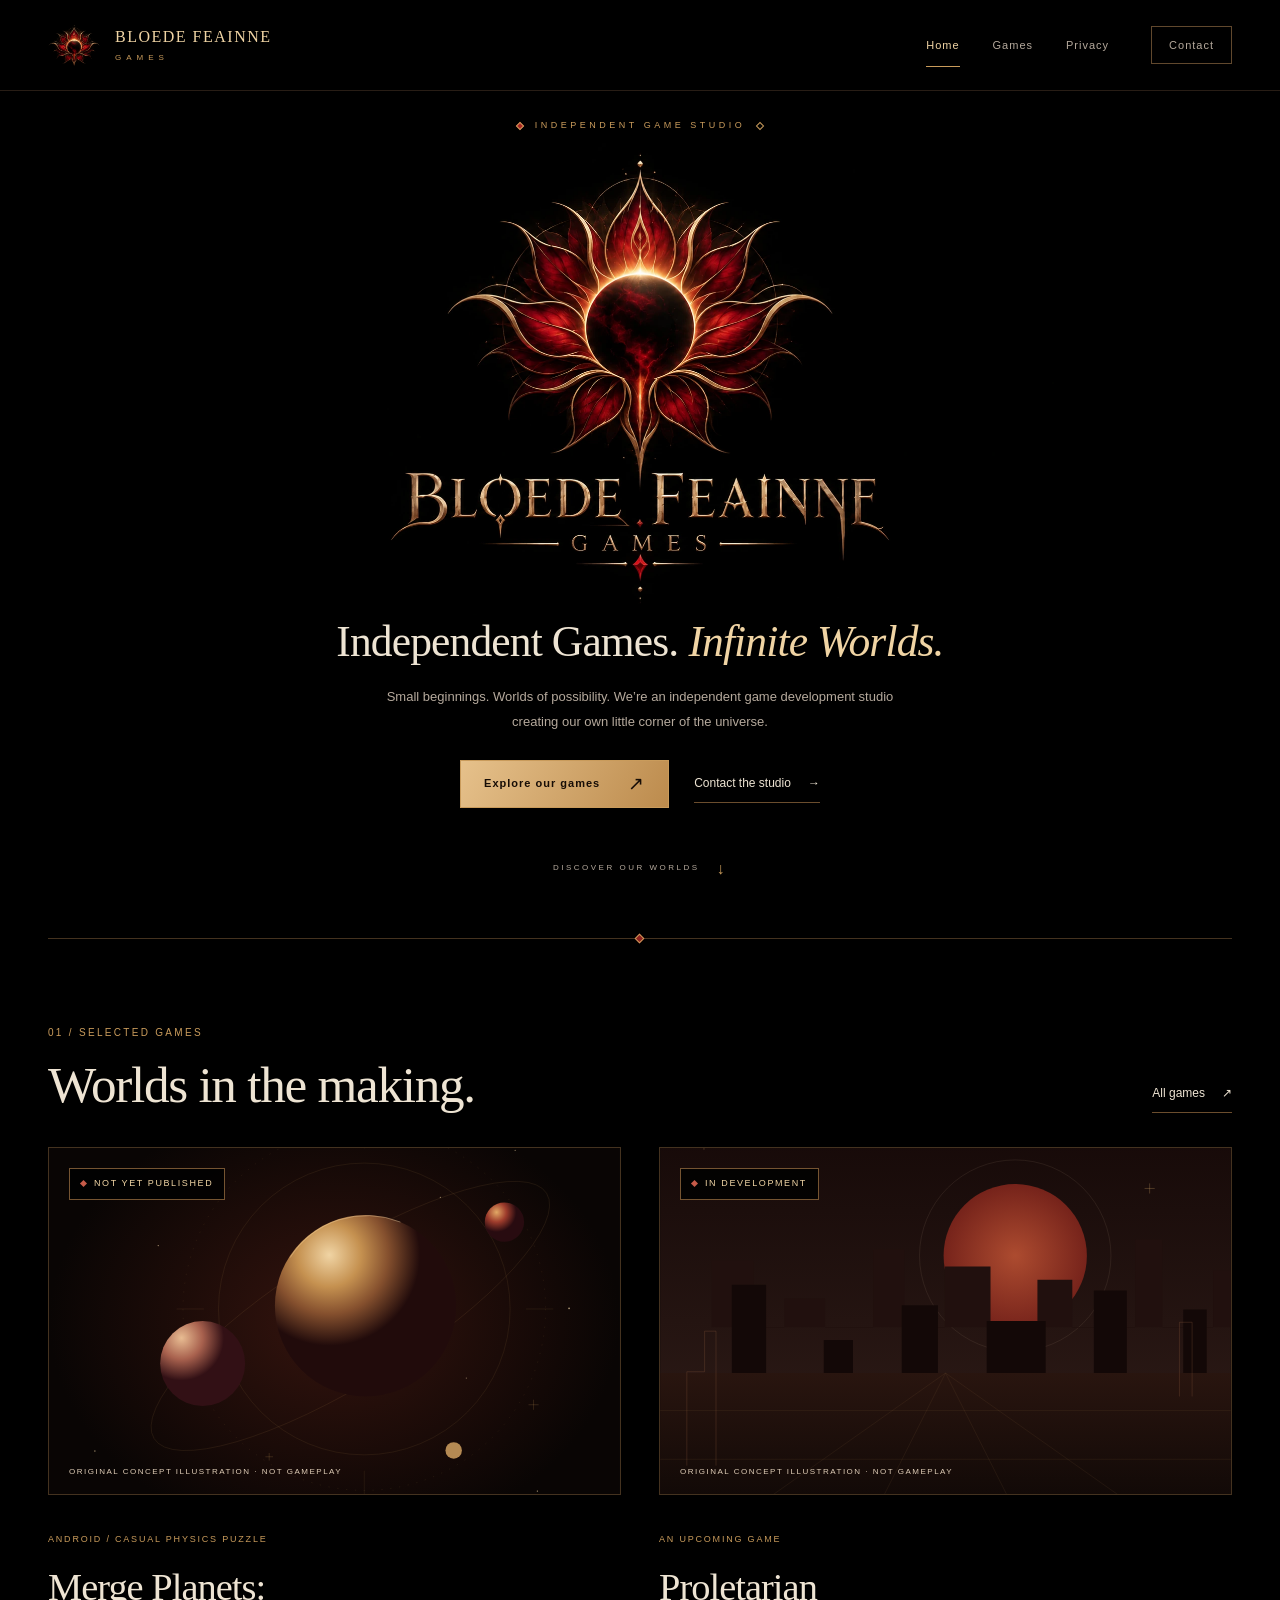
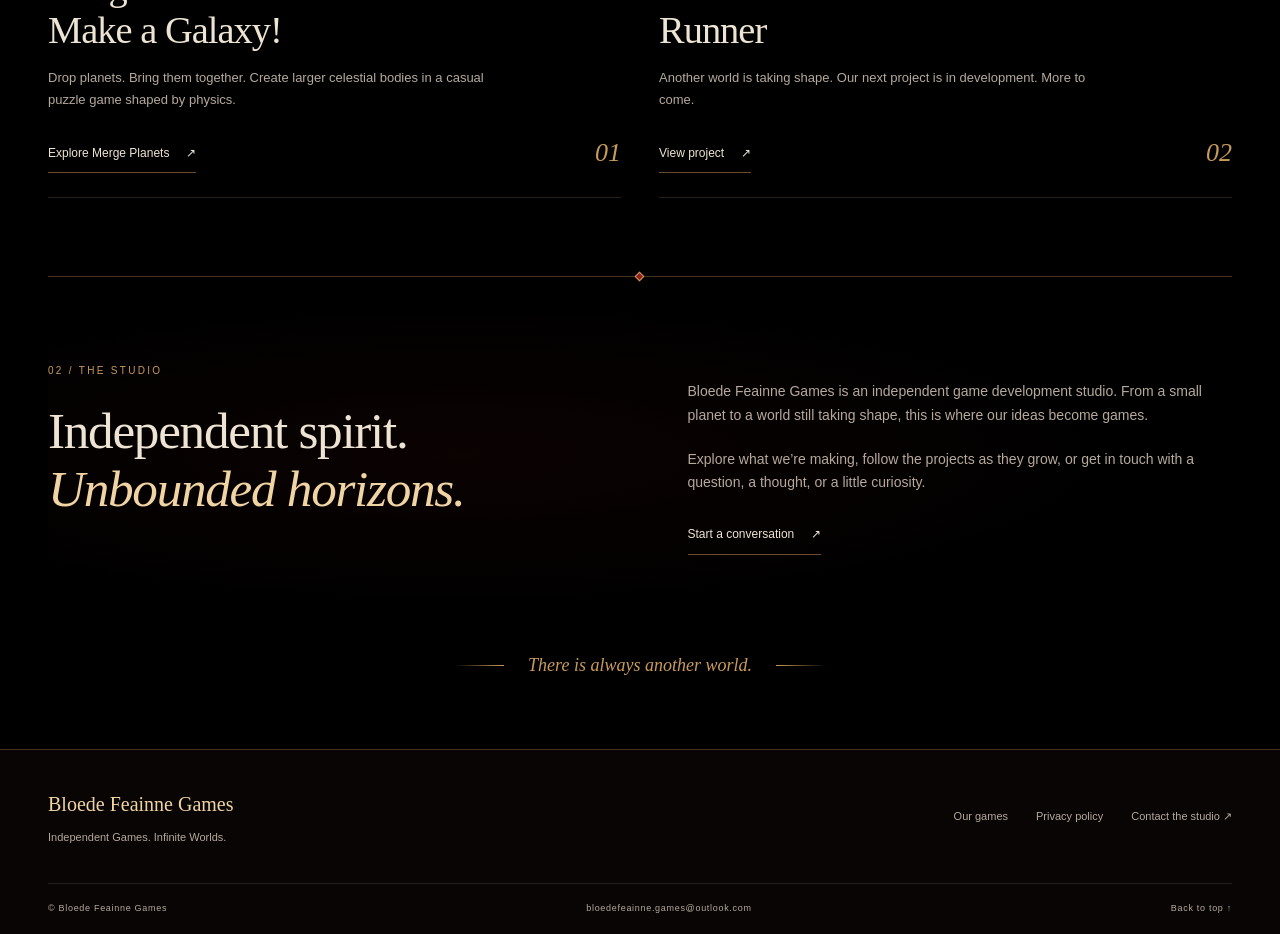
<file: index.html>
<!doctype html>
<html lang="en">
<head>
  <meta charset="utf-8">
  <meta name="viewport" content="width=device-width, initial-scale=1">
  <title>Bloede Feainne Games | Independent Game Studio</title>
  <meta name="description" content="Independent Games. Infinite Worlds. Discover Merge Planets: Make a Galaxy! and Proletarian Runner from independent studio Bloede Feainne Games.">
  <meta name="theme-color" content="#000000">
  <meta name="robots" content="index, follow">
  <link rel="canonical" href="https://bloede-feainne-games.github.io/">
  <meta property="og:type" content="website">
  <meta property="og:site_name" content="Bloede Feainne Games">
  <meta property="og:locale" content="en_US">
  <meta property="og:title" content="Bloede Feainne Games | Independent Game Studio">
  <meta property="og:description" content="Independent Games. Infinite Worlds. Discover Merge Planets: Make a Galaxy! and Proletarian Runner from independent studio Bloede Feainne Games.">
  <meta property="og:url" content="https://bloede-feainne-games.github.io/">
  <meta property="og:image" content="https://bloede-feainne-games.github.io/assets/images/social-card.png">
  <meta property="og:image:type" content="image/png">
  <meta property="og:image:width" content="1200">
  <meta property="og:image:height" content="630">
  <meta property="og:image:alt" content="Bloede Feainne Games. Independent Games. Infinite Worlds. Crimson and gold studio emblem.">
  <meta name="twitter:card" content="summary_large_image">
  <meta name="twitter:title" content="Bloede Feainne Games | Independent Game Studio">
  <meta name="twitter:description" content="Independent Games. Infinite Worlds. Discover Merge Planets: Make a Galaxy! and Proletarian Runner from independent studio Bloede Feainne Games.">
  <meta name="twitter:image" content="https://bloede-feainne-games.github.io/assets/images/social-card.png">
  <meta name="twitter:image:alt" content="Bloede Feainne Games. Independent Games. Infinite Worlds.">
  <link rel="icon" href="assets/images/favicon.svg?v=20261102-2" type="image/svg+xml">
  <link rel="stylesheet" href="assets/css/site.css?v=20261102-2">
  <script src="assets/js/site.js" defer></script>
</head>
<body id="top">
  <a class="skip-link" href="#main">Skip to content</a>
  <header class="site-header">
    <div class="container header-inner">
      <a class="brand" href="./" aria-label="Bloede Feainne Games — home">
        <img src="assets/images/studio-mark.svg?v=20261102-2" alt="" width="43" height="51">
        <span class="brand-name">Bloede Feainne<small>Games</small></span>
      </a>
      <button class="menu-toggle" type="button" data-menu-toggle hidden aria-controls="site-navigation" aria-expanded="true" aria-label="Close navigation">Menu<span class="menu-lines" aria-hidden="true"></span></button>
      <nav class="site-nav" id="site-navigation" data-navigation data-open="true" aria-label="Main navigation">
          <a href="./" aria-current="page">Home</a>
          <a href="games/">Games</a>
          <a href="privacy/merge-planets/">Privacy</a>
          <a href="contact/" class="nav-contact">Contact</a>
      </nav>
    </div>
  </header>
  <main id="main" tabindex="-1">

    <div class="container">
      <section class="hero" aria-labelledby="hero-title">
        <p class="eyebrow">Independent game studio</p>
        <img class="hero-graphic" src="assets/images/studio-splash.webp?v=20261102-2" alt="Bloede Feainne Games — a crimson solar emblem with ornate golden rays." width="1672" height="941" fetchpriority="high">
        <div class="hero-copy">
          <h1 id="hero-title">Independent Games. <em>Infinite Worlds.</em></h1>
          <p class="lead">Small beginnings. Worlds of possibility. We’re an independent game development studio creating our own little corner of the universe.</p>
          <div class="actions"><a class="button" href="games/">Explore our games <span class="button-arrow" aria-hidden="true">↗</span></a><a class="text-link" href="contact/">Contact the studio <span aria-hidden="true">→</span></a></div>
        </div>
        <a class="hero-scroll" href="#games-heading">Discover our worlds <span aria-hidden="true">↓</span></a>
      </section>
      <section class="section" aria-labelledby="games-heading">
        <div class="section-heading">
          <div><span class="section-label">01 / Selected games</span><h2 id="games-heading">Worlds in the making.</h2></div>
          <a class="text-link" href="games/">All games <span aria-hidden="true">↗</span></a>
        </div>
        <div class="home-games">
          <article class="game-card">
            <div class="card-art">
              <img src="assets/images/merge-planets-concept.svg?v=20261102-2" alt="Original illustration of planets on intersecting orbits; not a game screenshot." width="900" height="700" loading="lazy">
              <span class="status">Not yet published</span>
              <p class="art-note">Original concept illustration · Not gameplay</p>
            </div>
            <div class="card-body">
              <span class="game-category">Android / Casual physics puzzle</span>
              <h3>Merge Planets:<br>Make a Galaxy!</h3>
              <p>Drop planets. Bring them together. Create larger celestial bodies in a casual puzzle game shaped by physics.</p>
              <div class="card-bottom"><a class="text-link" href="games/#merge-planets">Explore Merge Planets <span aria-hidden="true">↗</span></a><span class="card-index" aria-hidden="true">01</span></div>
            </div>
          </article>
          <article class="game-card">
            <div class="card-art">
              <img src="assets/images/proletarian-runner-concept.svg?v=20261102-2" alt="Original abstract industrial skyline beneath a muted red sun; not a game screenshot." width="900" height="700" loading="lazy">
              <span class="status">In Development</span>
              <p class="art-note">Original concept illustration · Not gameplay</p>
            </div>
            <div class="card-body">
              <span class="game-category">An upcoming game</span>
              <h3>Proletarian<br>Runner</h3>
              <p>Another world is taking shape. Our next project is in development. More to come.</p>
              <div class="card-bottom"><a class="text-link" href="games/#proletarian-runner">View project <span class="sr-only">Proletarian Runner</span><span aria-hidden="true">↗</span></a><span class="card-index" aria-hidden="true">02</span></div>
            </div>
          </article>
        </div>
      </section>
      <section class="section studio-section" aria-labelledby="studio-heading">
        <div><span class="section-label">02 / The studio</span><h2 id="studio-heading">Independent spirit.<br><em>Unbounded horizons.</em></h2></div>
        <div><p>Bloede Feainne Games is an independent game development studio. From a small planet to a world still taking shape, this is where our ideas become games.</p><p>Explore what we’re making, follow the projects as they grow, or get in touch with a question, a thought, or a little curiosity.</p><a class="text-link" href="contact/">Start a conversation <span aria-hidden="true">↗</span></a></div>
      </section>
      <p class="closing-note">There is always another world.</p>
    </div>
  </main>
  <footer class="site-footer">
    <div class="container">
      <div class="footer-top">
        <div><p class="footer-brand">Bloede Feainne Games</p><p class="footer-tagline">Independent Games. Infinite Worlds.</p></div>
        <nav class="footer-nav" aria-label="Footer navigation">
          <a href="games/">Our games</a>
          <a href="privacy/merge-planets/">Privacy policy</a>
          <a href="contact/">Contact the studio <span aria-hidden="true">↗</span></a>
        </nav>
      </div>
      <div class="footer-bottom"><p>© Bloede Feainne Games</p><a href="mailto:bloedefeainne.games@outlook.com">bloedefeainne.games@outlook.com</a><a href="#top">Back to top <span aria-hidden="true">↑</span></a></div>
    </div>
  </footer>
</body>
</html>
</file>
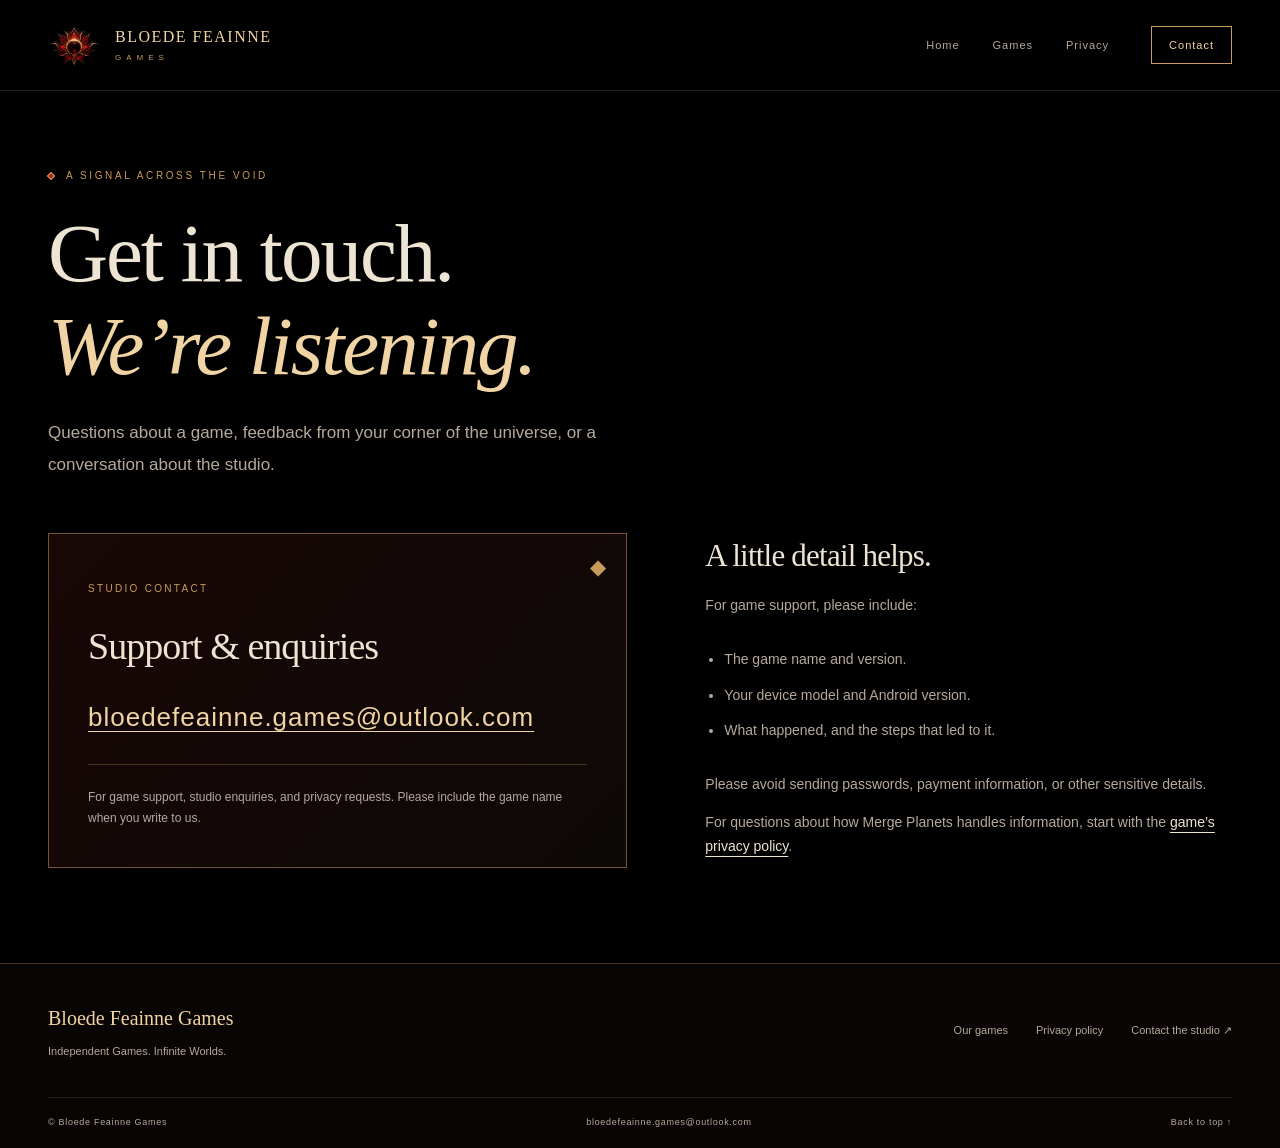
<file: contact/index.html>
<!doctype html>
<html lang="en">
<head>
  <meta charset="utf-8">
  <meta name="viewport" content="width=device-width, initial-scale=1">
  <title>Contact | Bloede Feainne Games</title>
  <meta name="description" content="Contact Bloede Feainne Games for game support, feedback, or studio enquiries.">
  <meta name="theme-color" content="#000000">
  <meta name="robots" content="index, follow">
  <link rel="canonical" href="https://bloede-feainne-games.github.io/contact/">
  <meta property="og:type" content="website">
  <meta property="og:site_name" content="Bloede Feainne Games">
  <meta property="og:locale" content="en_US">
  <meta property="og:title" content="Contact | Bloede Feainne Games">
  <meta property="og:description" content="Contact Bloede Feainne Games for game support, feedback, or studio enquiries.">
  <meta property="og:url" content="https://bloede-feainne-games.github.io/contact/">
  <meta property="og:image" content="https://bloede-feainne-games.github.io/assets/images/social-card.png">
  <meta property="og:image:type" content="image/png">
  <meta property="og:image:width" content="1200">
  <meta property="og:image:height" content="630">
  <meta property="og:image:alt" content="Bloede Feainne Games. Independent Games. Infinite Worlds. Crimson and gold studio emblem.">
  <meta name="twitter:card" content="summary_large_image">
  <meta name="twitter:title" content="Contact | Bloede Feainne Games">
  <meta name="twitter:description" content="Contact Bloede Feainne Games for game support, feedback, or studio enquiries.">
  <meta name="twitter:image" content="https://bloede-feainne-games.github.io/assets/images/social-card.png">
  <meta name="twitter:image:alt" content="Bloede Feainne Games. Independent Games. Infinite Worlds.">
  <link rel="icon" href="../assets/images/favicon.svg?v=20261102-2" type="image/svg+xml">
  <link rel="stylesheet" href="../assets/css/site.css?v=20261102-2">
  <script src="../assets/js/site.js" defer></script>
</head>
<body id="top">
  <a class="skip-link" href="#main">Skip to content</a>
  <header class="site-header">
    <div class="container header-inner">
      <a class="brand" href="../" aria-label="Bloede Feainne Games — home">
        <img src="../assets/images/studio-mark.svg?v=20261102-2" alt="" width="43" height="51">
        <span class="brand-name">Bloede Feainne<small>Games</small></span>
      </a>
      <button class="menu-toggle" type="button" data-menu-toggle hidden aria-controls="site-navigation" aria-expanded="true" aria-label="Close navigation">Menu<span class="menu-lines" aria-hidden="true"></span></button>
      <nav class="site-nav" id="site-navigation" data-navigation data-open="true" aria-label="Main navigation">
          <a href="../">Home</a>
          <a href="../games/">Games</a>
          <a href="../privacy/merge-planets/">Privacy</a>
          <a href="../contact/" class="nav-contact" aria-current="page">Contact</a>
      </nav>
    </div>
  </header>
  <main id="main" tabindex="-1">

    <div class="container">
      <header class="page-intro"><p class="eyebrow">A signal across the void</p><h1>Get in touch.<br><em>We’re listening.</em></h1><p class="lead">Questions about a game, feedback from your corner of the universe, or a conversation about the studio.</p></header>
      <div class="contact-layout">
        <section class="contact-panel" aria-labelledby="contact-heading">
          <span class="section-label">Studio contact</span><h2 id="contact-heading">Support &amp; enquiries</h2>
          <!-- Official public studio contact. -->
          <a class="email-placeholder" href="mailto:bloedefeainne.games@outlook.com">bloedefeainne.games@outlook.com</a>
          <p class="placeholder-explanation">For game support, studio enquiries, and privacy requests. Please include the game name when you write to us.</p>
        </section>
        <section class="contact-notes" aria-labelledby="support-heading"><h2 id="support-heading">A little detail helps.</h2><p>For game support, please include:</p><ul><li>The game name and version.</li><li>Your device model and Android version.</li><li>What happened, and the steps that led to it.</li></ul><p>Please avoid sending passwords, payment information, or other sensitive details.</p><p>For questions about how Merge Planets handles information, start with the <a href="../privacy/merge-planets/">game’s privacy policy</a>.</p></section>
      </div>
    </div>
  </main>
  <footer class="site-footer">
    <div class="container">
      <div class="footer-top">
        <div><p class="footer-brand">Bloede Feainne Games</p><p class="footer-tagline">Independent Games. Infinite Worlds.</p></div>
        <nav class="footer-nav" aria-label="Footer navigation">
          <a href="../games/">Our games</a>
          <a href="../privacy/merge-planets/">Privacy policy</a>
          <a href="../contact/">Contact the studio <span aria-hidden="true">↗</span></a>
        </nav>
      </div>
      <div class="footer-bottom"><p>© Bloede Feainne Games</p><a href="mailto:bloedefeainne.games@outlook.com">bloedefeainne.games@outlook.com</a><a href="#top">Back to top <span aria-hidden="true">↑</span></a></div>
    </div>
  </footer>
</body>
</html>
</file>
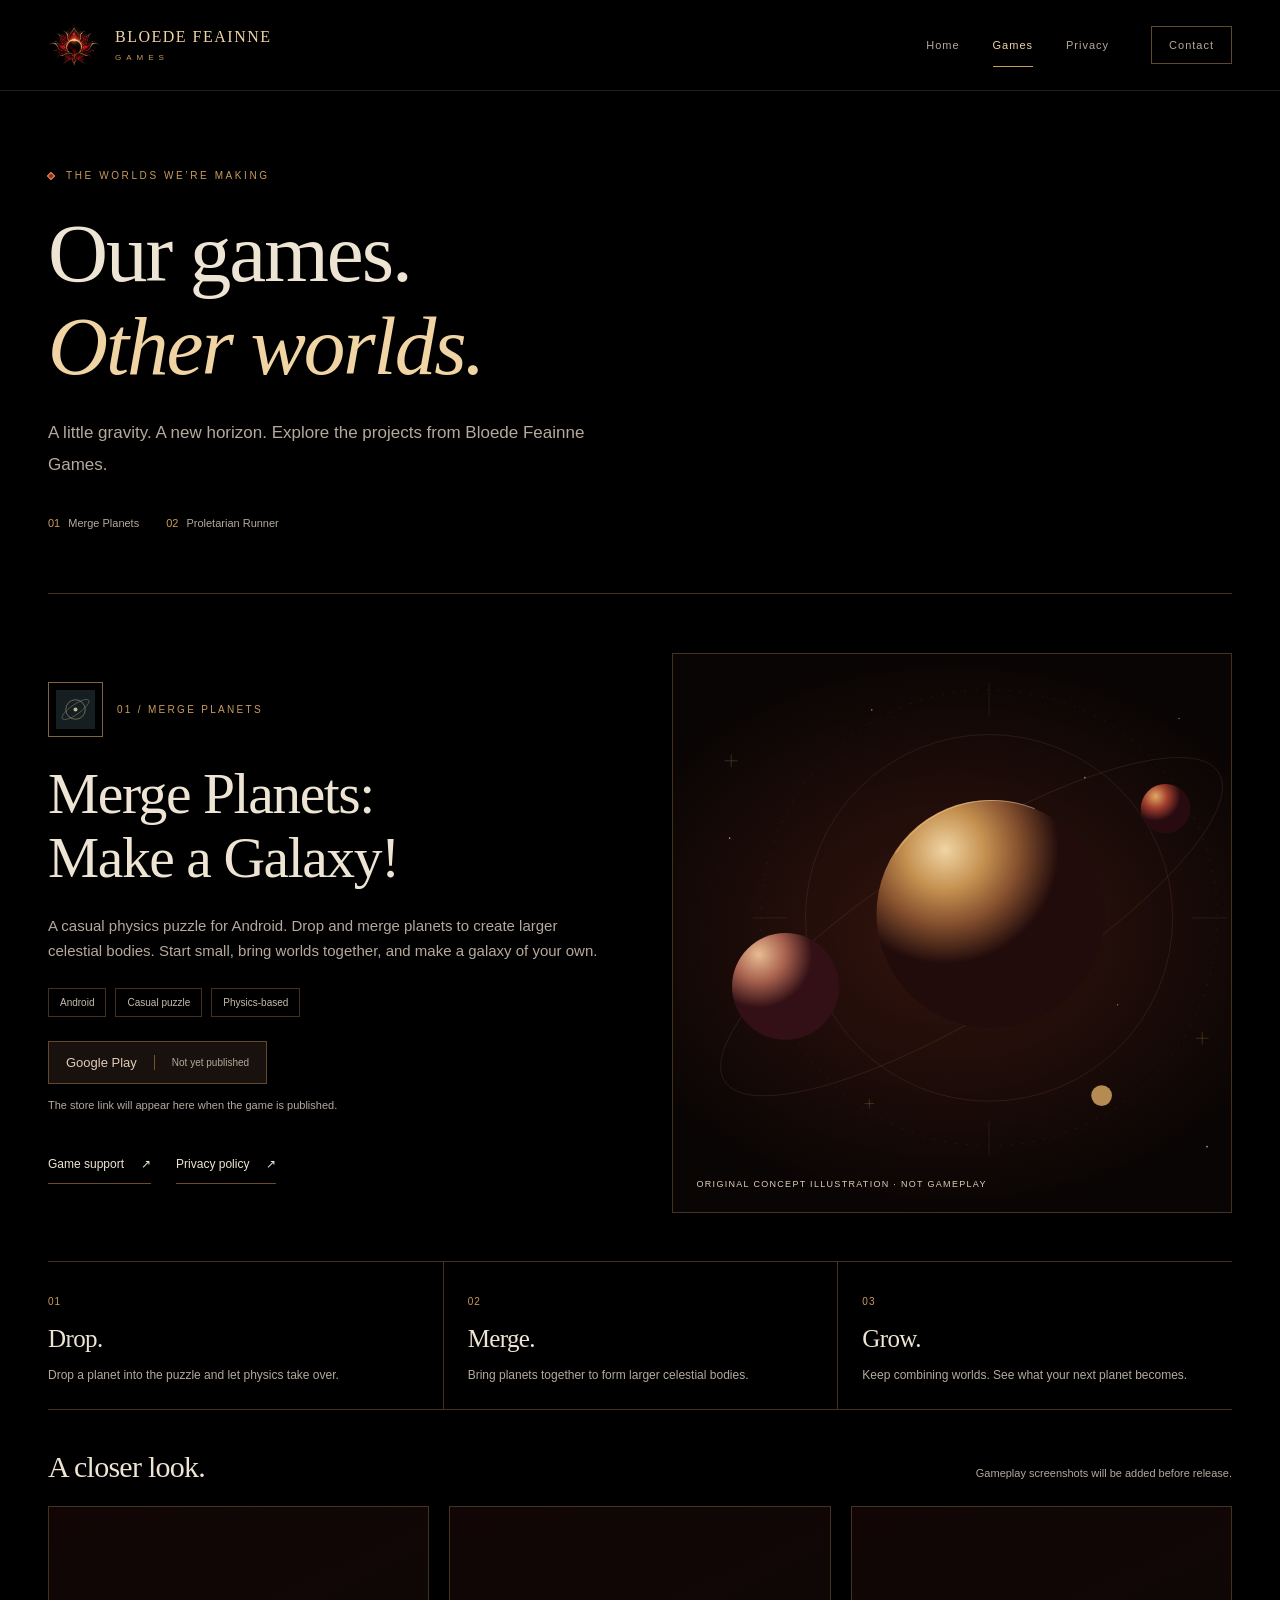
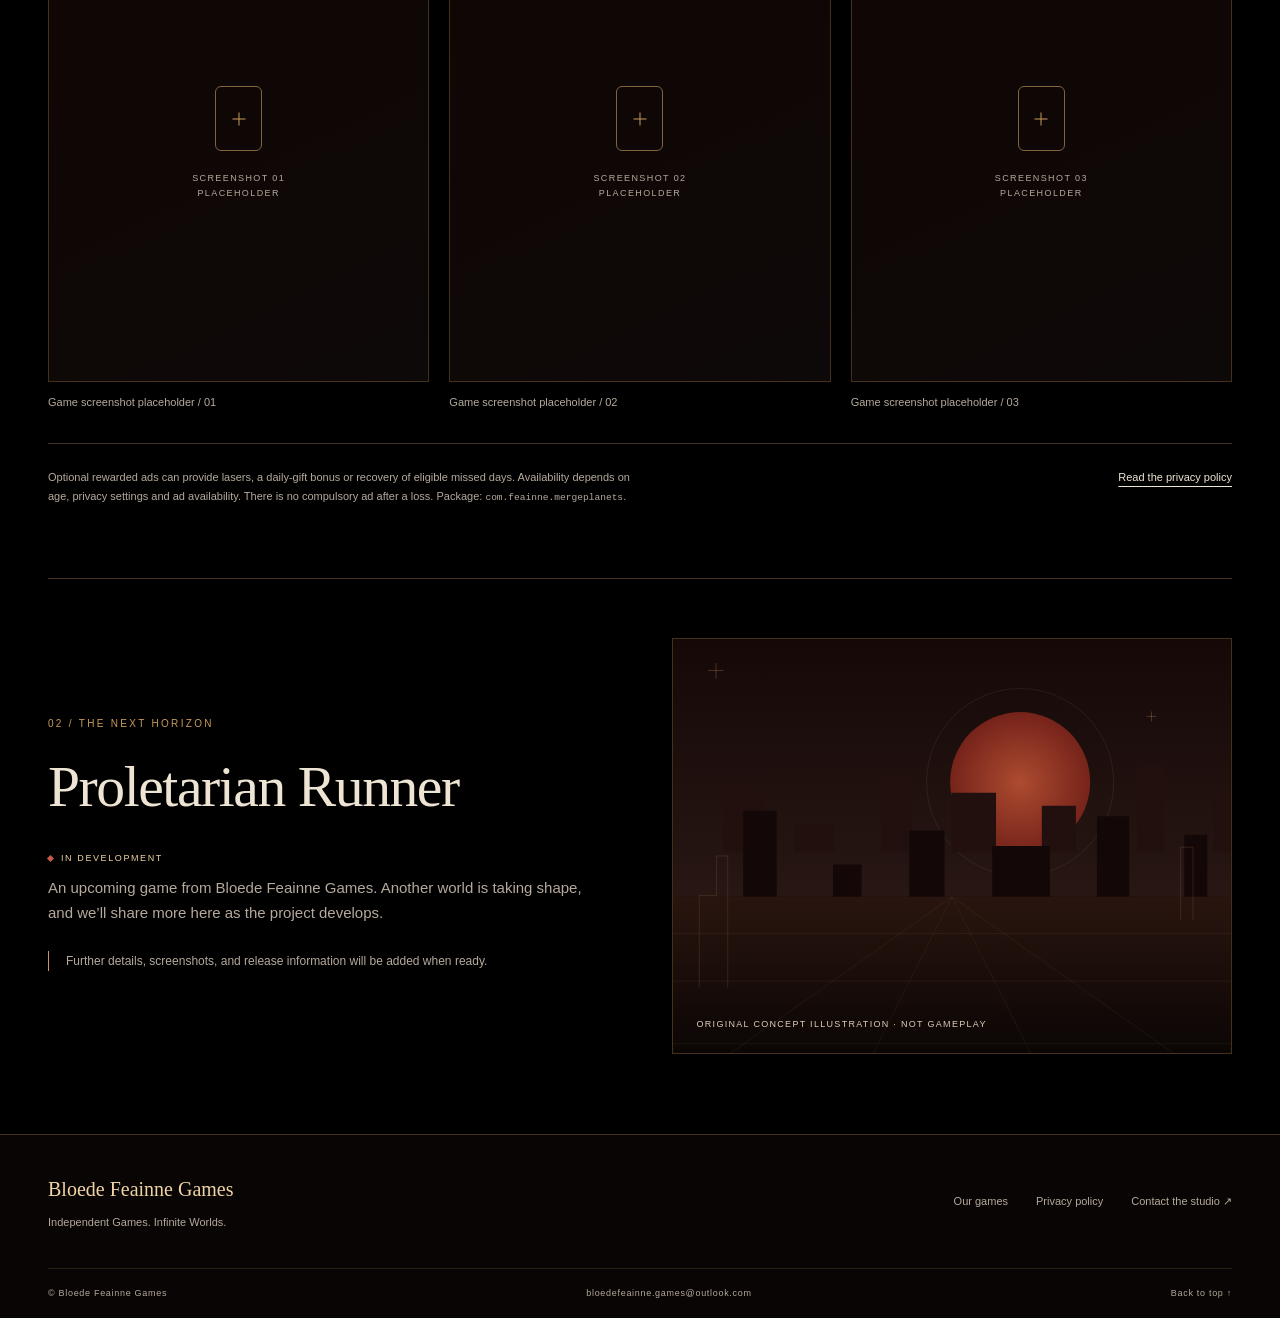
<file: games/index.html>
<!doctype html>
<html lang="en">
<head>
  <meta charset="utf-8">
  <meta name="viewport" content="width=device-width, initial-scale=1">
  <title>Our Games | Bloede Feainne Games</title>
  <meta name="description" content="Discover Merge Planets: Make a Galaxy!, an Android planet-merging physics puzzle, and Proletarian Runner, an upcoming game in development.">
  <meta name="theme-color" content="#000000">
  <meta name="robots" content="index, follow">
  <link rel="canonical" href="https://bloede-feainne-games.github.io/games/">
  <meta property="og:type" content="website">
  <meta property="og:site_name" content="Bloede Feainne Games">
  <meta property="og:locale" content="en_US">
  <meta property="og:title" content="Our Games | Bloede Feainne Games">
  <meta property="og:description" content="Discover Merge Planets: Make a Galaxy!, an Android planet-merging physics puzzle, and Proletarian Runner, an upcoming game in development.">
  <meta property="og:url" content="https://bloede-feainne-games.github.io/games/">
  <meta property="og:image" content="https://bloede-feainne-games.github.io/assets/images/social-card.png">
  <meta property="og:image:type" content="image/png">
  <meta property="og:image:width" content="1200">
  <meta property="og:image:height" content="630">
  <meta property="og:image:alt" content="Bloede Feainne Games. Independent Games. Infinite Worlds. Crimson and gold studio emblem.">
  <meta name="twitter:card" content="summary_large_image">
  <meta name="twitter:title" content="Our Games | Bloede Feainne Games">
  <meta name="twitter:description" content="Discover Merge Planets: Make a Galaxy!, an Android planet-merging physics puzzle, and Proletarian Runner, an upcoming game in development.">
  <meta name="twitter:image" content="https://bloede-feainne-games.github.io/assets/images/social-card.png">
  <meta name="twitter:image:alt" content="Bloede Feainne Games. Independent Games. Infinite Worlds.">
  <link rel="icon" href="../assets/images/favicon.svg?v=20261102-2" type="image/svg+xml">
  <link rel="stylesheet" href="../assets/css/site.css?v=20261102-2">
  <script src="../assets/js/site.js" defer></script>
</head>
<body id="top">
  <a class="skip-link" href="#main">Skip to content</a>
  <header class="site-header">
    <div class="container header-inner">
      <a class="brand" href="../" aria-label="Bloede Feainne Games — home">
        <img src="../assets/images/studio-mark.svg?v=20261102-2" alt="" width="43" height="51">
        <span class="brand-name">Bloede Feainne<small>Games</small></span>
      </a>
      <button class="menu-toggle" type="button" data-menu-toggle hidden aria-controls="site-navigation" aria-expanded="true" aria-label="Close navigation">Menu<span class="menu-lines" aria-hidden="true"></span></button>
      <nav class="site-nav" id="site-navigation" data-navigation data-open="true" aria-label="Main navigation">
          <a href="../">Home</a>
          <a href="../games/" aria-current="page">Games</a>
          <a href="../privacy/merge-planets/">Privacy</a>
          <a href="../contact/" class="nav-contact">Contact</a>
      </nav>
    </div>
  </header>
  <main id="main" tabindex="-1">

    <div class="container">
      <header class="page-intro">
        <p class="eyebrow">The worlds we’re making</p>
        <h1>Our games.<br><em>Other worlds.</em></h1>
        <p class="lead">A little gravity. A new horizon. Explore the projects from Bloede Feainne Games.</p>
        <nav class="game-jumps" aria-label="Games on this page"><a href="#merge-planets"><span>01</span>Merge Planets</a><a href="#proletarian-runner"><span>02</span>Proletarian Runner</a></nav>
      </header>
      <article class="game-project" id="merge-planets" aria-labelledby="merge-title">
        <div class="project-overview">
          <div>
            <div class="project-topline"><img class="project-icon" src="../assets/images/game-icon-placeholder.svg?v=20261102-2" alt="Merge Planets icon placeholder" width="55" height="55"><p class="section-label">01 / Merge Planets</p></div>
            <h2 id="merge-title">Merge Planets:<br>Make a Galaxy!</h2>
            <p class="description">A casual physics puzzle for Android. Drop and merge planets to create larger celestial bodies. Start small, bring worlds together, and make a galaxy of your own.</p>
            <ul class="game-facts" aria-label="Game details"><li>Android</li><li>Casual puzzle</li><li>Physics-based</li></ul>
            <!-- GOOGLE_PLAY_URL_HERE: replace this inactive span with an anchor to the verified listing when published. -->
            <span class="store-placeholder" aria-describedby="store-note">Google Play <small>Not yet published</small></span>
            <p class="store-note" id="store-note">The store link will appear here when the game is published.</p>
            <div class="actions"><a class="text-link" href="../contact/">Game support <span aria-hidden="true">↗</span></a><a class="text-link" href="../privacy/merge-planets/">Privacy policy <span aria-hidden="true">↗</span></a></div>
          </div>
          <figure class="project-art"><img src="../assets/images/merge-planets-concept.svg?v=20261102-2" alt="Original illustration of planets on intersecting orbits." width="900" height="700"><figcaption>Original concept illustration · Not gameplay</figcaption></figure>
        </div>
        <div class="game-loop" aria-label="The idea behind Merge Planets">
          <section class="loop-step" aria-labelledby="drop-title"><span class="loop-number">01</span><h3 id="drop-title">Drop.</h3><p>Drop a planet into the puzzle and let physics take over.</p></section>
          <section class="loop-step" aria-labelledby="merge-step-title"><span class="loop-number">02</span><h3 id="merge-step-title">Merge.</h3><p>Bring planets together to form larger celestial bodies.</p></section>
          <section class="loop-step" aria-labelledby="grow-title"><span class="loop-number">03</span><h3 id="grow-title">Grow.</h3><p>Keep combining worlds. See what your next planet becomes.</p></section>
        </div>
        <section aria-labelledby="screens-heading">
          <div class="screens-heading"><h3 id="screens-heading">A closer look.</h3><p>Gameplay screenshots will be added before release.</p></div>
          <div class="screenshot-grid">
            <figure><div class="screen-placeholder"><span class="screen-glyph" aria-hidden="true"></span><span>Screenshot 01<br>Placeholder</span></div><figcaption>Game screenshot placeholder / 01</figcaption></figure>
            <figure><div class="screen-placeholder"><span class="screen-glyph" aria-hidden="true"></span><span>Screenshot 02<br>Placeholder</span></div><figcaption>Game screenshot placeholder / 02</figcaption></figure>
            <figure><div class="screen-placeholder"><span class="screen-glyph" aria-hidden="true"></span><span>Screenshot 03<br>Placeholder</span></div><figcaption>Game screenshot placeholder / 03</figcaption></figure>
          </div>
        </section>
        <div class="game-note"><p>Optional rewarded ads can provide lasers, a daily-gift bonus or recovery of eligible missed days. Availability depends on age, privacy settings and ad availability. There is no compulsory ad after a loss. Package: <code>com.feainne.mergeplanets</code>.</p><a href="../privacy/merge-planets/">Read the privacy policy</a></div>
      </article>
      <article class="game-project development" id="proletarian-runner" aria-labelledby="runner-title">
        <div class="project-overview">
          <div>
            <span class="section-label">02 / The next horizon</span><h2 id="runner-title">Proletarian Runner</h2>
            <p class="status">In Development</p><p class="description">An upcoming game from Bloede Feainne Games. Another world is taking shape, and we’ll share more here as the project develops.</p>
            <p class="development-note">Further details, screenshots, and release information will be added when ready.</p>
          </div>
          <figure class="project-art"><img src="../assets/images/proletarian-runner-concept.svg?v=20261102-2" alt="Original abstract industrial skyline beneath a muted red sun." width="900" height="700" loading="lazy"><figcaption>Original concept illustration · Not gameplay</figcaption></figure>
        </div>
      </article>
    </div>
  </main>
  <footer class="site-footer">
    <div class="container">
      <div class="footer-top">
        <div><p class="footer-brand">Bloede Feainne Games</p><p class="footer-tagline">Independent Games. Infinite Worlds.</p></div>
        <nav class="footer-nav" aria-label="Footer navigation">
          <a href="../games/">Our games</a>
          <a href="../privacy/merge-planets/">Privacy policy</a>
          <a href="../contact/">Contact the studio <span aria-hidden="true">↗</span></a>
        </nav>
      </div>
      <div class="footer-bottom"><p>© Bloede Feainne Games</p><a href="mailto:bloedefeainne.games@outlook.com">bloedefeainne.games@outlook.com</a><a href="#top">Back to top <span aria-hidden="true">↑</span></a></div>
    </div>
  </footer>
</body>
</html>
</file>
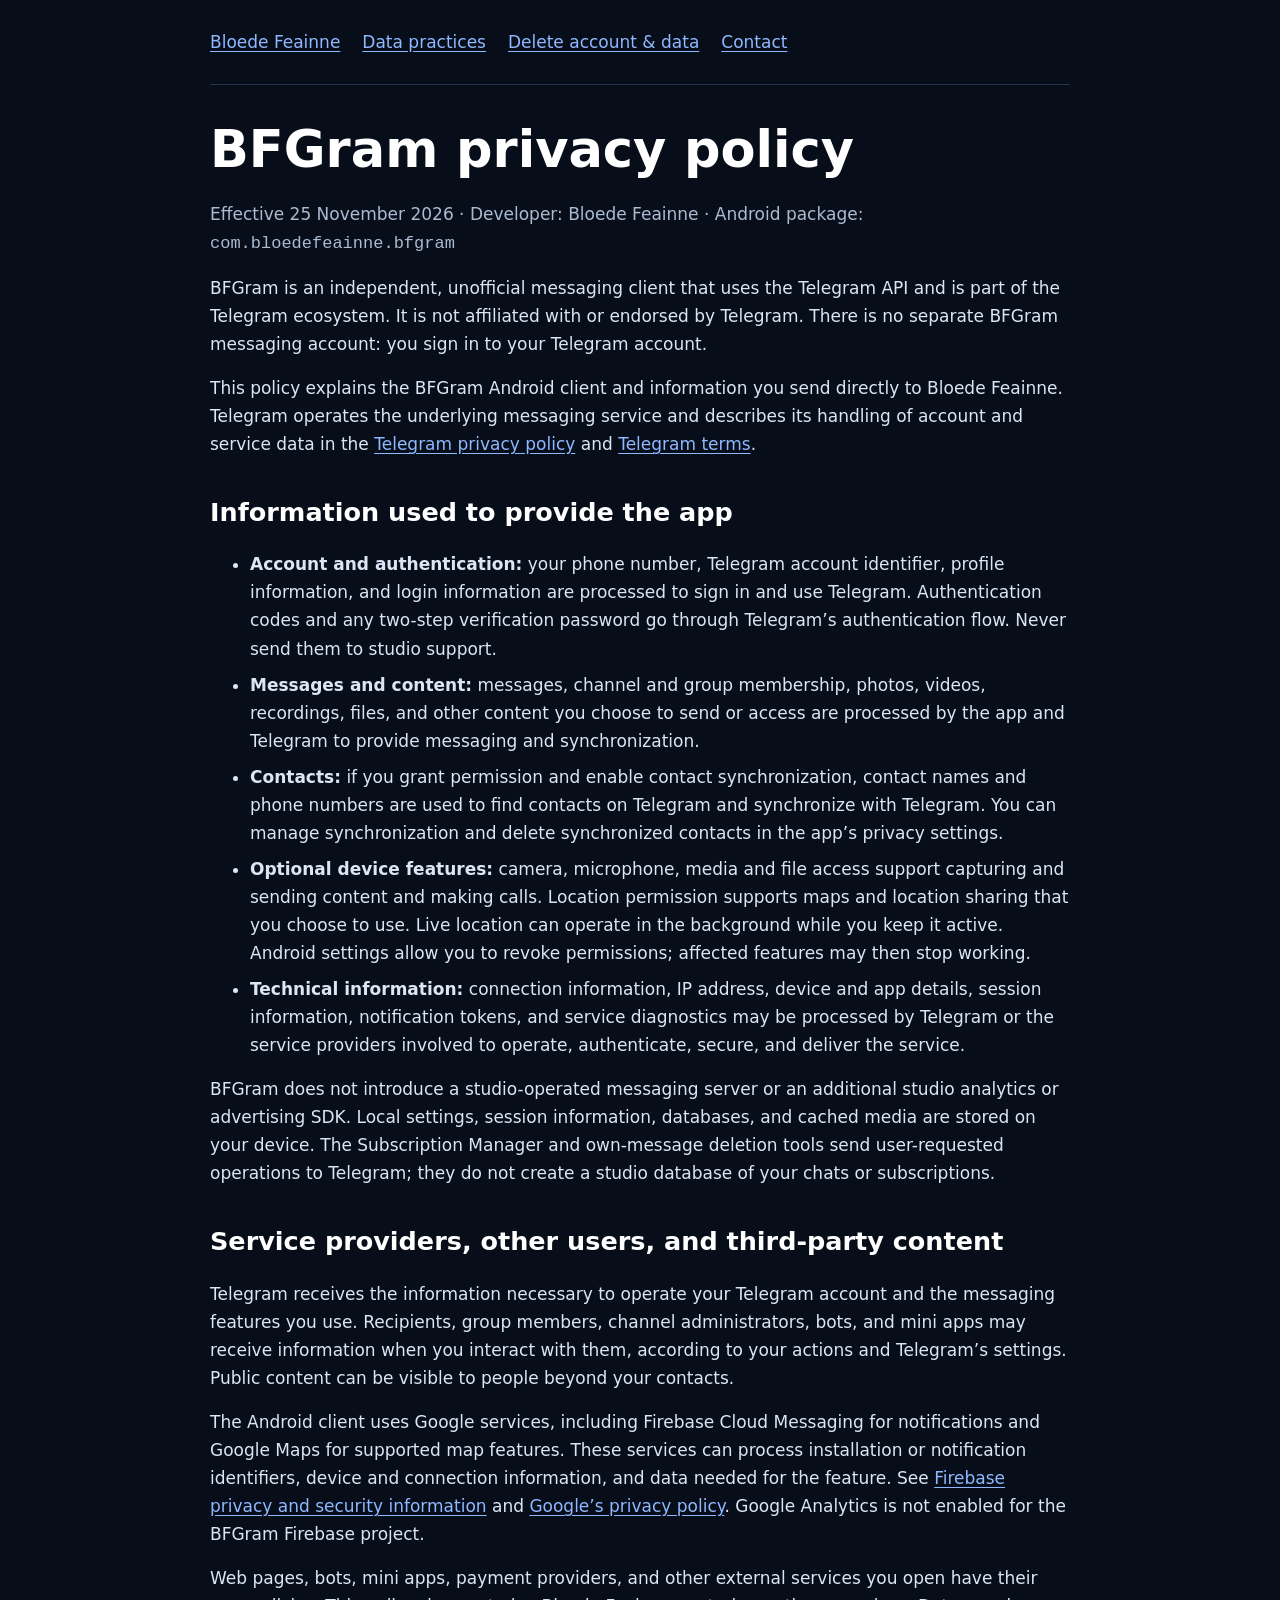
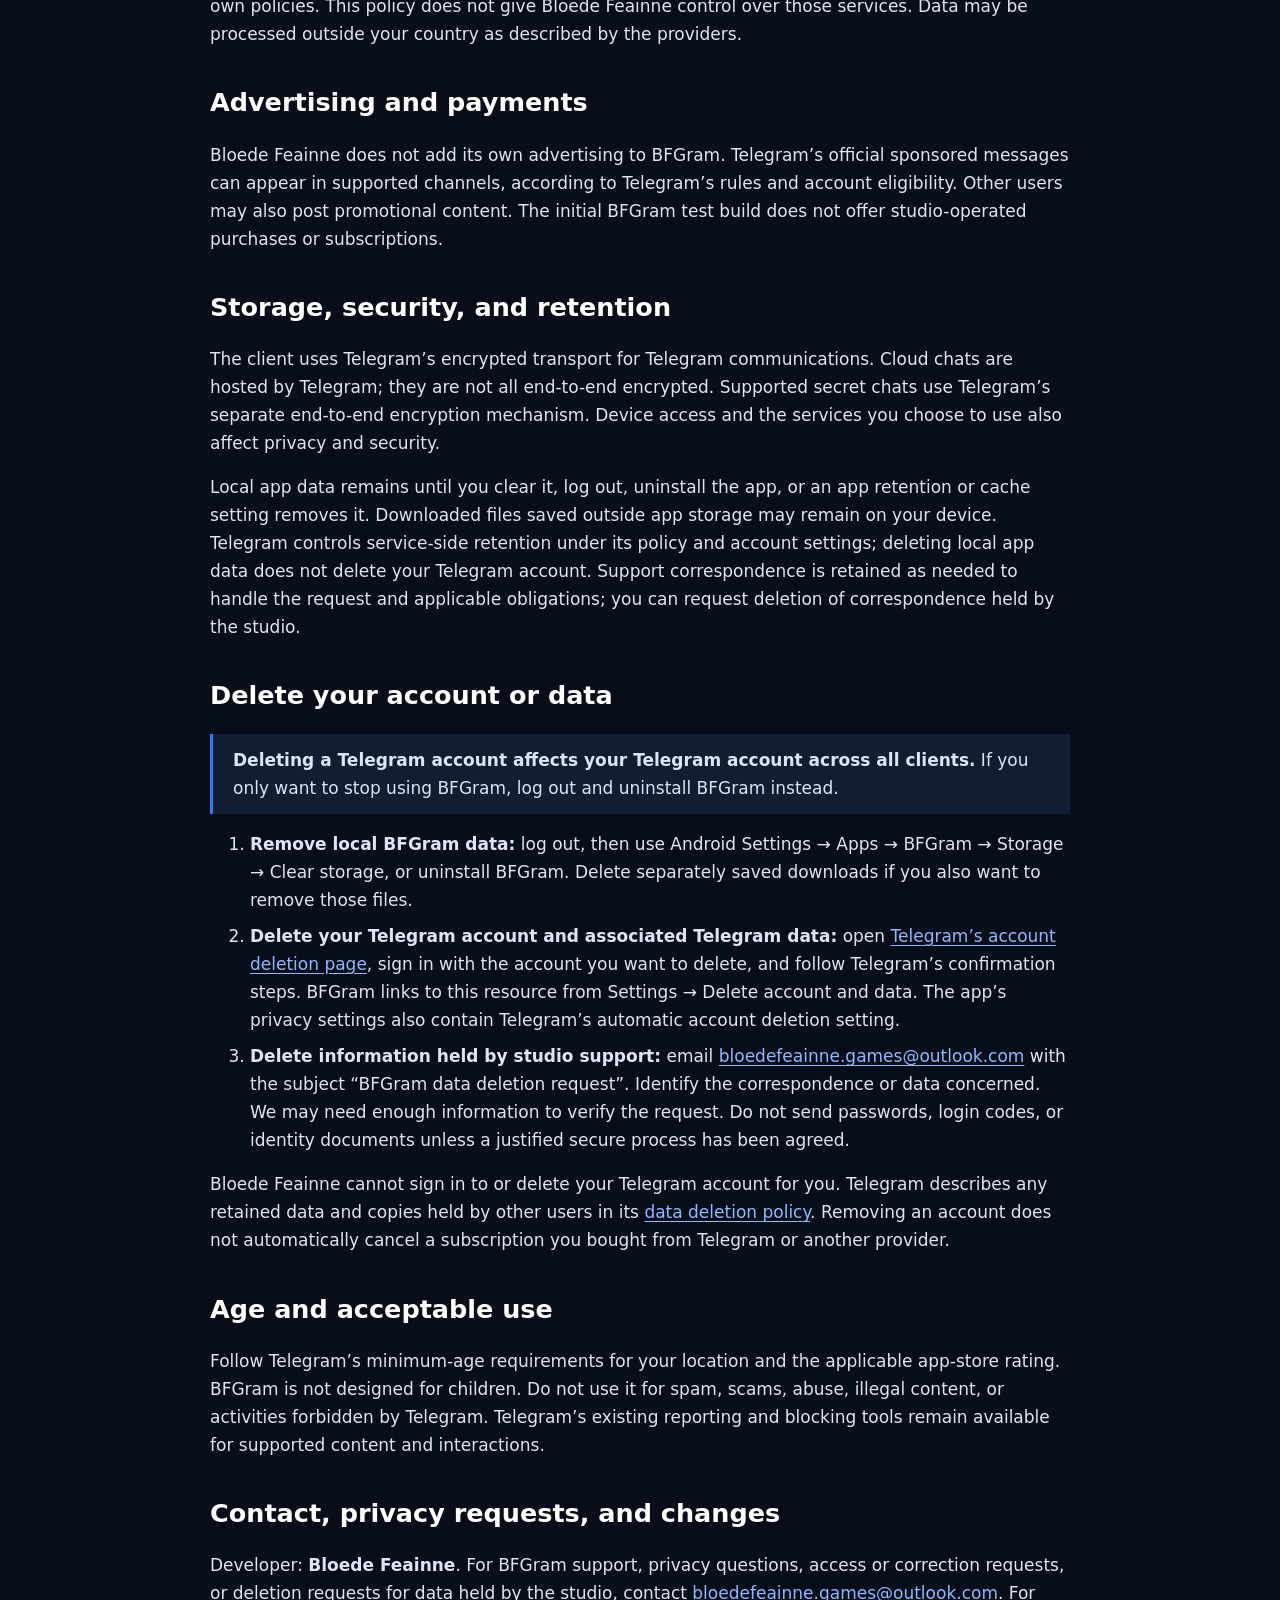
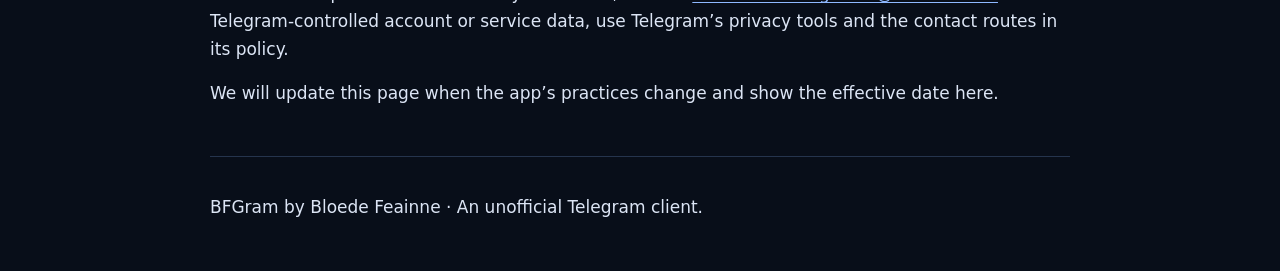
<file: privacy/bfgram/index.html>
<!doctype html>
<html lang="en">
<head>
  <meta charset="utf-8">
  <meta name="viewport" content="width=device-width, initial-scale=1">
  <title>BFGram Privacy &amp; Account Deletion | Bloede Feainne</title>
  <meta name="description" content="How BFGram handles information, connects to Telegram, and helps you manage or delete your account and data.">
  <link rel="canonical" href="https://bloede-feainne-games.github.io/privacy/bfgram/">
  <style>
    :root{color-scheme:dark;font:17px/1.65 system-ui,sans-serif;background:#080e19;color:#dce5f5}
    *{box-sizing:border-box}body{margin:0}main,footer,header{width:min(100% - 40px,860px);margin:auto}
    header{padding:28px 0;border-bottom:1px solid #25344d}a{color:#8eb8ff;text-underline-offset:3px}
    h1{font-size:clamp(2rem,6vw,3rem);line-height:1.15;color:#fff;margin:36px 0 20px}h2{color:#fff;line-height:1.3;margin-top:38px}
    p,ul,ol{margin:16px 0}li{margin:8px 0}nav{display:flex;flex-wrap:wrap;gap:10px 22px}
    .note{border-left:3px solid #347af0;padding:12px 20px;background:#101d32}.muted{color:#aabbd2}
    section{scroll-margin-top:24px}footer{padding:36px 0 52px;border-top:1px solid #25344d;margin-top:48px}
  </style>
</head>
<body>
<header><nav aria-label="Page navigation"><a href="../../">Bloede Feainne</a><a href="#data">Data practices</a><a href="#delete-account">Delete account &amp; data</a><a href="#contact">Contact</a></nav></header>
<main>
  <h1>BFGram privacy policy</h1>
  <p class="muted">Effective 25 November 2026 · Developer: Bloede Feainne · Android package: <code>com.bloedefeainne.bfgram</code></p>
  <p>BFGram is an independent, unofficial messaging client that uses the Telegram API and is part of the Telegram ecosystem. It is not affiliated with or endorsed by Telegram. There is no separate BFGram messaging account: you sign in to your Telegram account.</p>
  <p>This policy explains the BFGram Android client and information you send directly to Bloede Feainne. Telegram operates the underlying messaging service and describes its handling of account and service data in the <a href="https://telegram.org/privacy">Telegram privacy policy</a> and <a href="https://telegram.org/tos">Telegram terms</a>.</p>
  <section id="data"><h2>Information used to provide the app</h2>
    <ul>
      <li><strong>Account and authentication:</strong> your phone number, Telegram account identifier, profile information, and login information are processed to sign in and use Telegram. Authentication codes and any two-step verification password go through Telegram’s authentication flow. Never send them to studio support.</li>
      <li><strong>Messages and content:</strong> messages, channel and group membership, photos, videos, recordings, files, and other content you choose to send or access are processed by the app and Telegram to provide messaging and synchronization.</li>
      <li><strong>Contacts:</strong> if you grant permission and enable contact synchronization, contact names and phone numbers are used to find contacts on Telegram and synchronize with Telegram. You can manage synchronization and delete synchronized contacts in the app’s privacy settings.</li>
      <li><strong>Optional device features:</strong> camera, microphone, media and file access support capturing and sending content and making calls. Location permission supports maps and location sharing that you choose to use. Live location can operate in the background while you keep it active. Android settings allow you to revoke permissions; affected features may then stop working.</li>
      <li><strong>Technical information:</strong> connection information, IP address, device and app details, session information, notification tokens, and service diagnostics may be processed by Telegram or the service providers involved to operate, authenticate, secure, and deliver the service.</li>
    </ul>
    <p>BFGram does not introduce a studio-operated messaging server or an additional studio analytics or advertising SDK. Local settings, session information, databases, and cached media are stored on your device. The Subscription Manager and own-message deletion tools send user-requested operations to Telegram; they do not create a studio database of your chats or subscriptions.</p>
  </section>
  <section><h2>Service providers, other users, and third-party content</h2>
    <p>Telegram receives the information necessary to operate your Telegram account and the messaging features you use. Recipients, group members, channel administrators, bots, and mini apps may receive information when you interact with them, according to your actions and Telegram’s settings. Public content can be visible to people beyond your contacts.</p>
    <p>The Android client uses Google services, including Firebase Cloud Messaging for notifications and Google Maps for supported map features. These services can process installation or notification identifiers, device and connection information, and data needed for the feature. See <a href="https://firebase.google.com/support/privacy">Firebase privacy and security information</a> and <a href="https://policies.google.com/privacy">Google’s privacy policy</a>. Google Analytics is not enabled for the BFGram Firebase project.</p>
    <p>Web pages, bots, mini apps, payment providers, and other external services you open have their own policies. This policy does not give Bloede Feainne control over those services. Data may be processed outside your country as described by the providers.</p>
  </section>
  <section><h2>Advertising and payments</h2>
    <p>Bloede Feainne does not add its own advertising to BFGram. Telegram’s official sponsored messages can appear in supported channels, according to Telegram’s rules and account eligibility. Other users may also post promotional content. The initial BFGram test build does not offer studio-operated purchases or subscriptions.</p>
  </section>
  <section><h2>Storage, security, and retention</h2>
    <p>The client uses Telegram’s encrypted transport for Telegram communications. Cloud chats are hosted by Telegram; they are not all end-to-end encrypted. Supported secret chats use Telegram’s separate end-to-end encryption mechanism. Device access and the services you choose to use also affect privacy and security.</p>
    <p>Local app data remains until you clear it, log out, uninstall the app, or an app retention or cache setting removes it. Downloaded files saved outside app storage may remain on your device. Telegram controls service-side retention under its policy and account settings; deleting local app data does not delete your Telegram account. Support correspondence is retained as needed to handle the request and applicable obligations; you can request deletion of correspondence held by the studio.</p>
  </section>
  <section id="delete-account"><h2>Delete your account or data</h2>
    <div class="note"><strong>Deleting a Telegram account affects your Telegram account across all clients.</strong> If you only want to stop using BFGram, log out and uninstall BFGram instead.</div>
    <ol>
      <li><strong>Remove local BFGram data:</strong> log out, then use Android Settings → Apps → BFGram → Storage → Clear storage, or uninstall BFGram. Delete separately saved downloads if you also want to remove those files.</li>
      <li><strong>Delete your Telegram account and associated Telegram data:</strong> open <a href="https://my.telegram.org/auth?to=delete">Telegram’s account deletion page</a>, sign in with the account you want to delete, and follow Telegram’s confirmation steps. BFGram links to this resource from Settings → Delete account and data. The app’s privacy settings also contain Telegram’s automatic account deletion setting.</li>
      <li><strong>Delete information held by studio support:</strong> email <a href="mailto:bloedefeainne.games@outlook.com?subject=BFGram%20data%20deletion%20request">bloedefeainne.games@outlook.com</a> with the subject “BFGram data deletion request”. Identify the correspondence or data concerned. We may need enough information to verify the request. Do not send passwords, login codes, or identity documents unless a justified secure process has been agreed.</li>
    </ol>
    <p>Bloede Feainne cannot sign in to or delete your Telegram account for you. Telegram describes any retained data and copies held by other users in its <a href="https://telegram.org/privacy#10-deleting-data">data deletion policy</a>. Removing an account does not automatically cancel a subscription you bought from Telegram or another provider.</p>
  </section>
  <section><h2>Age and acceptable use</h2>
    <p>Follow Telegram’s minimum-age requirements for your location and the applicable app-store rating. BFGram is not designed for children. Do not use it for spam, scams, abuse, illegal content, or activities forbidden by Telegram. Telegram’s existing reporting and blocking tools remain available for supported content and interactions.</p>
  </section>
  <section id="contact"><h2>Contact, privacy requests, and changes</h2>
    <p>Developer: <strong>Bloede Feainne</strong>. For BFGram support, privacy questions, access or correction requests, or deletion requests for data held by the studio, contact <a href="mailto:bloedefeainne.games@outlook.com">bloedefeainne.games@outlook.com</a>. For Telegram-controlled account or service data, use Telegram’s privacy tools and the contact routes in its policy.</p>
    <p>We will update this page when the app’s practices change and show the effective date here.</p>
  </section>
</main>
<footer>BFGram by Bloede Feainne · An unofficial Telegram client.</footer>
</body>
</html>
</file>
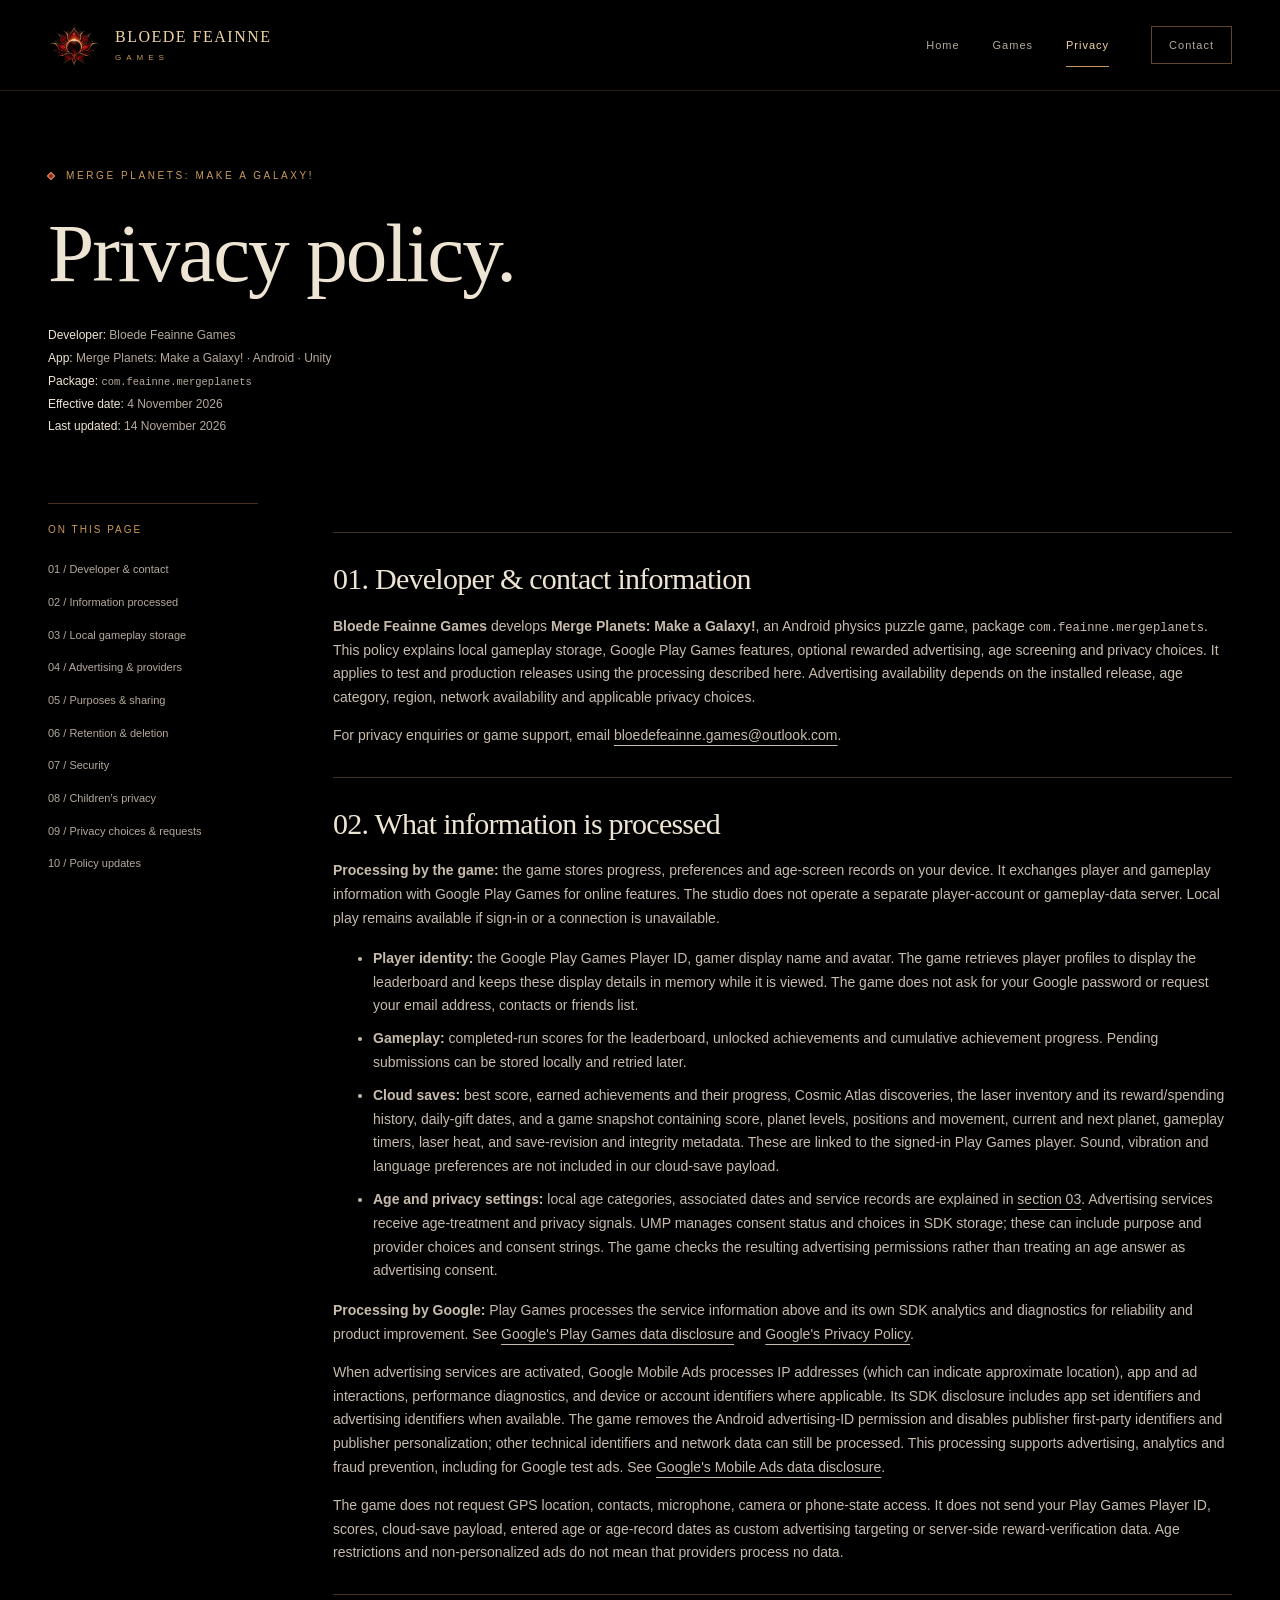
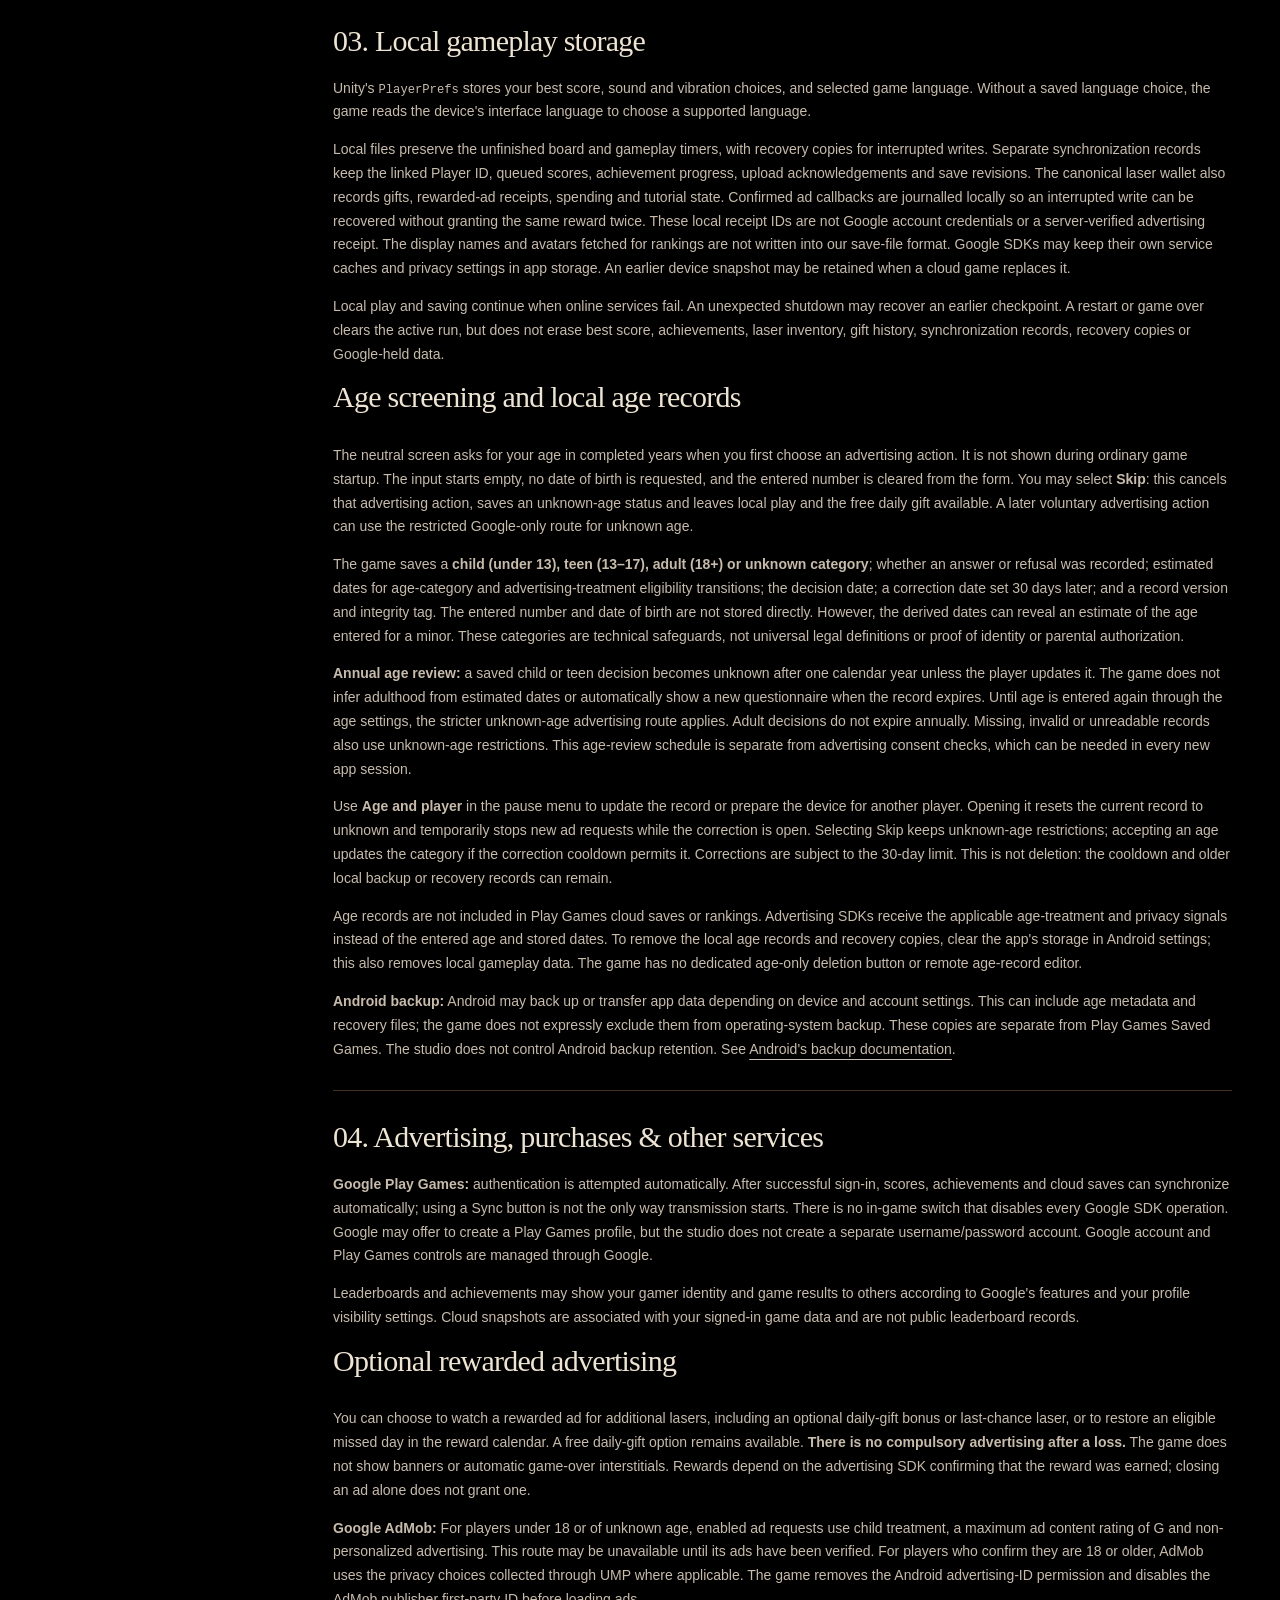
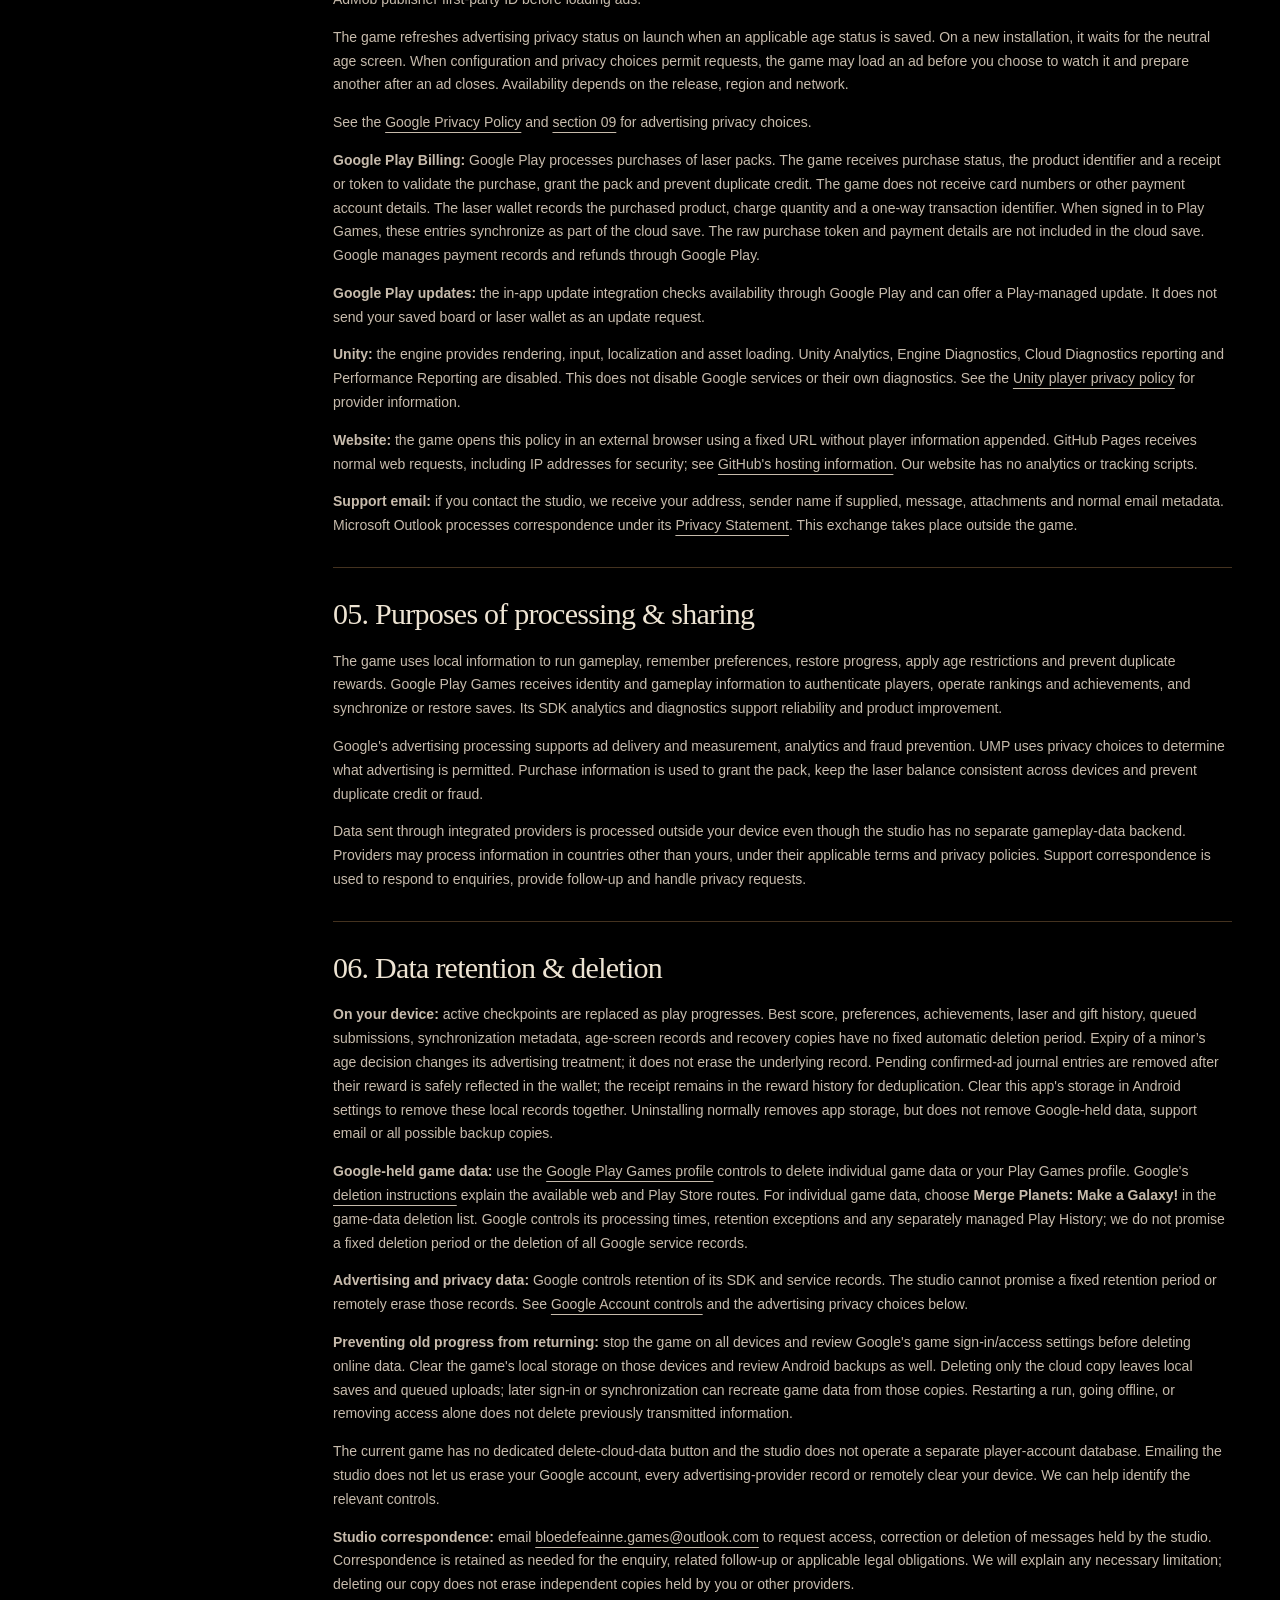
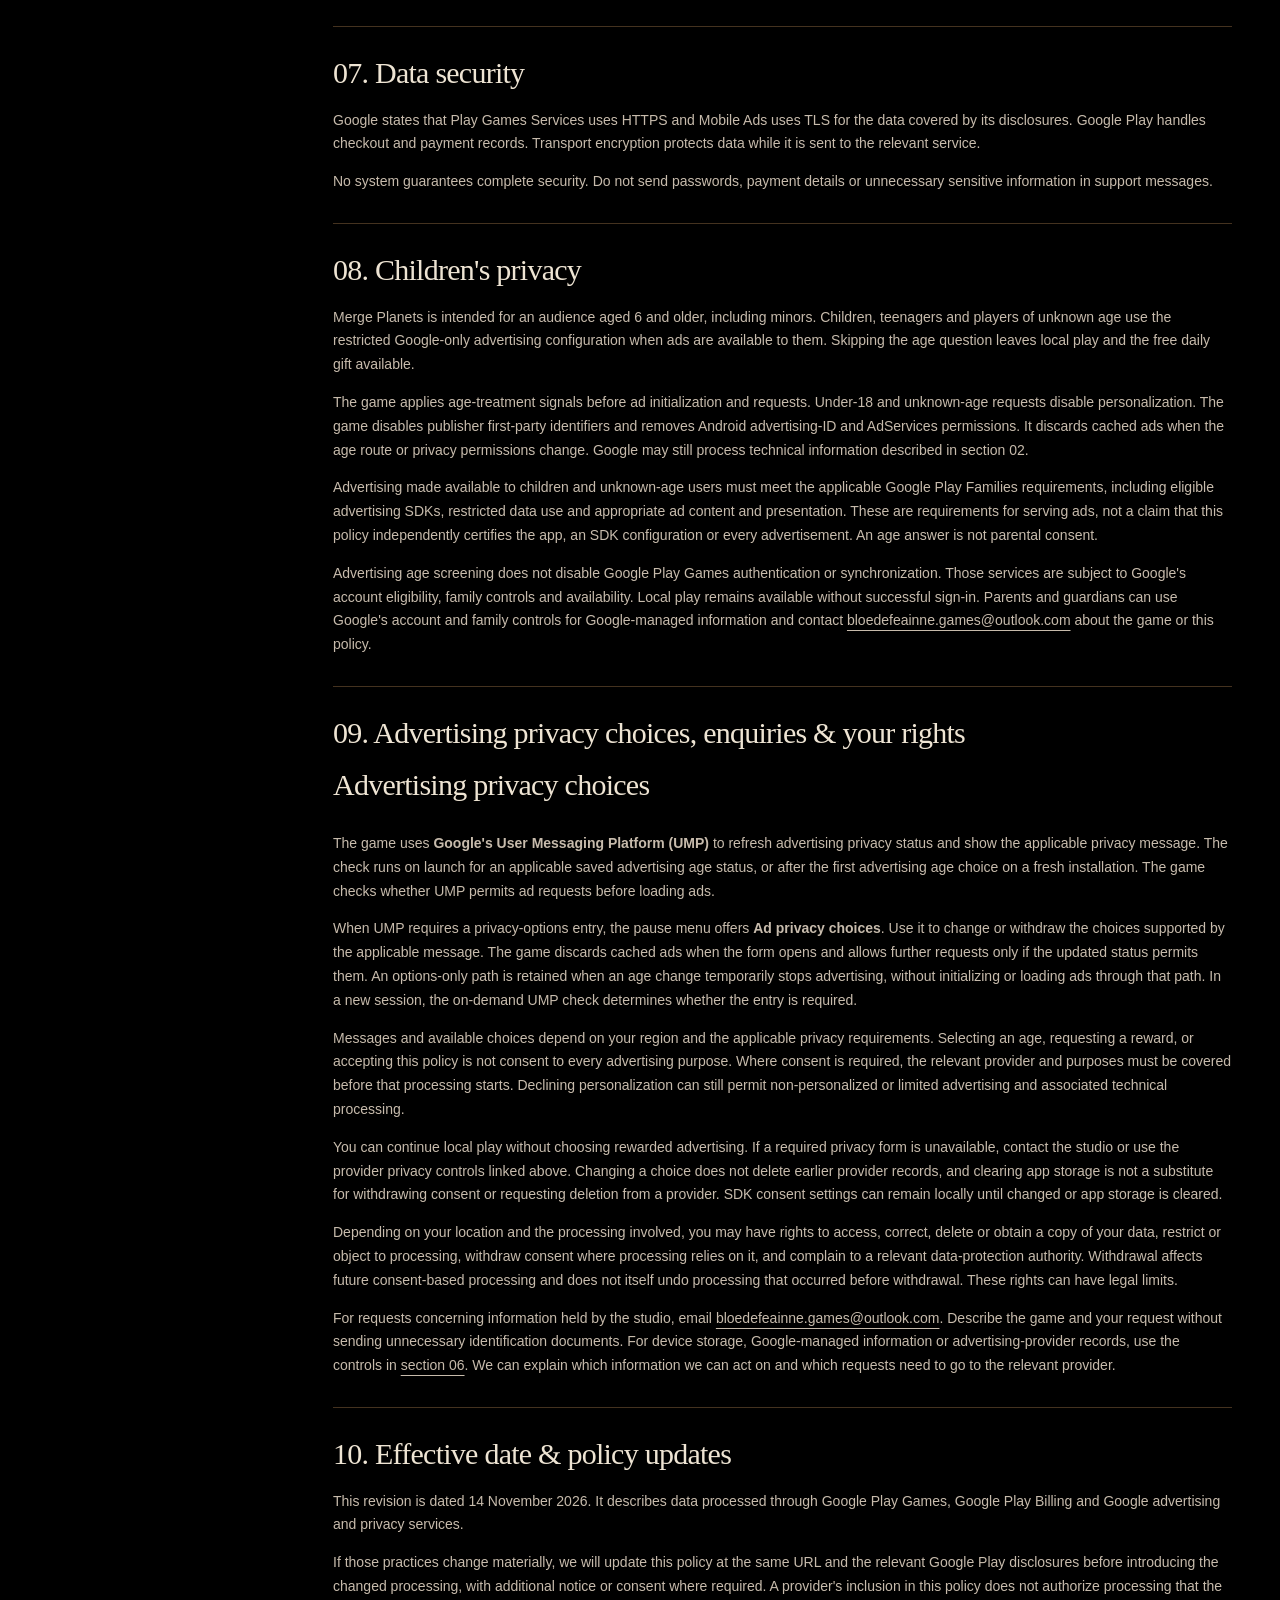
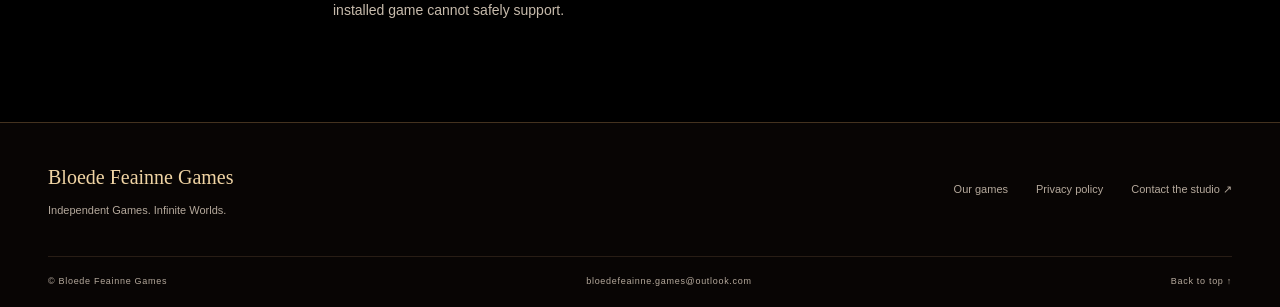
<file: privacy/merge-planets/index.html>
<!doctype html>
<html lang="en">
<head>
  <meta charset="utf-8">
  <meta name="viewport" content="width=device-width, initial-scale=1">
  <title>Merge Planets Privacy Policy | Bloede Feainne Games</title>
  <meta name="description" content="Privacy policy for Merge Planets: Make a Galaxy! Learn about Google Play Games, Google Play Billing, AdMob, rewarded ads, age screening, saved progress and privacy choices.">
  <meta name="theme-color" content="#0b0e10">
  <meta name="robots" content="index, follow">
  <link rel="canonical" href="https://bloede-feainne-games.github.io/privacy/merge-planets/">
  <meta property="og:type" content="website">
  <meta property="og:site_name" content="Bloede Feainne Games">
  <meta property="og:locale" content="en_US">
  <meta property="og:title" content="Merge Planets Privacy Policy | Bloede Feainne Games">
  <meta property="og:description" content="Privacy policy for Merge Planets: Make a Galaxy! Learn about Google Play Games, Google Play Billing, AdMob, rewarded ads, age screening, saved progress and privacy choices.">
  <meta property="og:url" content="https://bloede-feainne-games.github.io/privacy/merge-planets/">
  <meta property="og:image" content="https://bloede-feainne-games.github.io/assets/images/social-card.png">
  <meta property="og:image:type" content="image/png">
  <meta property="og:image:width" content="1200">
  <meta property="og:image:height" content="630">
  <meta property="og:image:alt" content="Bloede Feainne Games. Independent Games. Infinite Worlds. Original eclipse illustration.">
  <meta name="twitter:card" content="summary_large_image">
  <meta name="twitter:title" content="Merge Planets Privacy Policy | Bloede Feainne Games">
  <meta name="twitter:description" content="Privacy policy for Merge Planets: Make a Galaxy! Learn about Google Play Games, Google Play Billing, AdMob, rewarded ads, age screening, saved progress and privacy choices.">
  <meta name="twitter:image" content="https://bloede-feainne-games.github.io/assets/images/social-card.png">
  <meta name="twitter:image:alt" content="Bloede Feainne Games. Independent Games. Infinite Worlds.">
  <link rel="icon" href="../../assets/images/favicon.svg" type="image/svg+xml">
  <link rel="stylesheet" href="../../assets/css/site.css">
  <script src="../../assets/js/site.js" defer></script>
</head>
<body id="top">
  <a class="skip-link" href="#main">Skip to content</a>
  <header class="site-header">
    <div class="container header-inner">
      <a class="brand" href="../../" aria-label="Bloede Feainne Games — home">
        <img src="../../assets/images/studio-mark.svg" alt="" width="43" height="51">
        <span class="brand-name">Bloede Feainne<small>Games</small></span>
      </a>
      <button class="menu-toggle" type="button" data-menu-toggle hidden aria-controls="site-navigation" aria-expanded="true" aria-label="Close navigation">Menu<span class="menu-lines" aria-hidden="true"></span></button>
      <nav class="site-nav" id="site-navigation" data-navigation data-open="true" aria-label="Main navigation">
          <a href="../../">Home</a>
          <a href="../../games/">Games</a>
          <a href="../../privacy/merge-planets/" aria-current="page">Privacy</a>
          <a href="../../contact/" class="nav-contact">Contact</a>
      </nav>
    </div>
  </header>
  <main id="main" tabindex="-1">

    <div class="container">
      <header class="page-intro policy-intro">
        <p class="eyebrow">Merge Planets: Make a Galaxy!</p>
        <h1>Privacy policy.</h1>
        <p class="policy-meta">
          <strong>Developer:</strong> Bloede Feainne Games<br>
          <strong>App:</strong> Merge Planets: Make a Galaxy! · Android · Unity<br>
          <strong>Package:</strong> <code>com.feainne.mergeplanets</code><br>
          <strong>Effective date:</strong> <time datetime="2026-11-04">4 November 2026</time><br>
          <strong>Last updated:</strong> <time datetime="2026-11-14">14 November 2026</time>
        </p>
      </header>
      <div class="policy-layout">
        <nav class="policy-toc" aria-label="Privacy policy contents">
          <h2>On this page</h2>
          <ol>
            <li><a href="#scope">01 / Developer &amp; contact</a></li>
            <li><a href="#collection">02 / Information processed</a></li>
            <li><a href="#local-storage">03 / Local gameplay storage</a></li>
            <li><a href="#third-parties">04 / Advertising &amp; providers</a></li>
            <li><a href="#purposes">05 / Purposes &amp; sharing</a></li>
            <li><a href="#retention">06 / Retention &amp; deletion</a></li>
            <li><a href="#security">07 / Security</a></li>
            <li><a href="#children">08 / Children’s privacy</a></li>
            <li><a href="#choices">09 / Privacy choices &amp; requests</a></li>
            <li><a href="#changes">10 / Policy updates</a></li>
          </ol>
        </nav>
        <article class="policy-copy" aria-label="Merge Planets privacy policy">
          <section id="scope">
            <h2>01. Developer &amp; contact information</h2>
            <p><strong>Bloede Feainne Games</strong> develops <strong>Merge Planets: Make a Galaxy!</strong>, an Android physics puzzle game, package <code>com.feainne.mergeplanets</code>. This policy explains local gameplay storage, Google Play Games features, optional rewarded advertising, age screening and privacy choices. It applies to test and production releases using the processing described here. Advertising availability depends on the installed release, age category, region, network availability and applicable privacy choices.</p>
            <p>For privacy enquiries or game support, email <a href="mailto:bloedefeainne.games@outlook.com">bloedefeainne.games@outlook.com</a>.</p>
          </section>

          <section id="collection">
            <h2>02. What information is processed</h2>
            <p><strong>Processing by the game:</strong> the game stores progress, preferences and age-screen records on your device. It exchanges player and gameplay information with Google Play Games for online features. The studio does not operate a separate player-account or gameplay-data server. Local play remains available if sign-in or a connection is unavailable.</p>
            <ul>
              <li><strong>Player identity:</strong> the Google Play Games Player ID, gamer display name and avatar. The game retrieves player profiles to display the leaderboard and keeps these display details in memory while it is viewed. The game does not ask for your Google password or request your email address, contacts or friends list.</li>
              <li><strong>Gameplay:</strong> completed-run scores for the leaderboard, unlocked achievements and cumulative achievement progress. Pending submissions can be stored locally and retried later.</li>
              <li><strong>Cloud saves:</strong> best score, earned achievements and their progress, Cosmic Atlas discoveries, the laser inventory and its reward/spending history, daily-gift dates, and a game snapshot containing score, planet levels, positions and movement, current and next planet, gameplay timers, laser heat, and save-revision and integrity metadata. These are linked to the signed-in Play Games player. Sound, vibration and language preferences are not included in our cloud-save payload.</li>
              <li><strong>Age and privacy settings:</strong> local age categories, associated dates and service records are explained in <a href="#age-screen">section 03</a>. Advertising services receive age-treatment and privacy signals. UMP manages consent status and choices in SDK storage; these can include purpose and provider choices and consent strings. The game checks the resulting advertising permissions rather than treating an age answer as advertising consent.</li>
            </ul>
            <p><strong>Processing by Google:</strong> Play Games processes the service information above and its own SDK analytics and diagnostics for reliability and product improvement. See <a href="https://developer.android.com/games/pgs/data-collection">Google's Play Games data disclosure</a> and <a href="https://policies.google.com/privacy">Google's Privacy Policy</a>.</p>
            <p>When advertising services are activated, Google Mobile Ads processes IP addresses (which can indicate approximate location), app and ad interactions, performance diagnostics, and device or account identifiers where applicable. Its SDK disclosure includes app set identifiers and advertising identifiers when available. The game removes the Android advertising-ID permission and disables publisher first-party identifiers and publisher personalization; other technical identifiers and network data can still be processed. This processing supports advertising, analytics and fraud prevention, including for Google test ads. See <a href="https://developers.google.com/admob/unity/privacy/play-data-disclosure">Google's Mobile Ads data disclosure</a>.</p>
            <p>The game does not request GPS location, contacts, microphone, camera or phone-state access. It does not send your Play Games Player ID, scores, cloud-save payload, entered age or age-record dates as custom advertising targeting or server-side reward-verification data. Age restrictions and non-personalized ads do not mean that providers process no data.</p>
          </section>

          <section id="local-storage">
            <h2>03. Local gameplay storage</h2>
            <p>Unity's <code>PlayerPrefs</code> stores your best score, sound and vibration choices, and selected game language. Without a saved language choice, the game reads the device's interface language to choose a supported language.</p>
            <p>Local files preserve the unfinished board and gameplay timers, with recovery copies for interrupted writes. Separate synchronization records keep the linked Player ID, queued scores, achievement progress, upload acknowledgements and save revisions. The canonical laser wallet also records gifts, rewarded-ad receipts, spending and tutorial state. Confirmed ad callbacks are journalled locally so an interrupted write can be recovered without granting the same reward twice. These local receipt IDs are not Google account credentials or a server-verified advertising receipt. The display names and avatars fetched for rankings are not written into our save-file format. Google SDKs may keep their own service caches and privacy settings in app storage. An earlier device snapshot may be retained when a cloud game replaces it.</p>
            <p>Local play and saving continue when online services fail. An unexpected shutdown may recover an earlier checkpoint. A restart or game over clears the active run, but does not erase best score, achievements, laser inventory, gift history, synchronization records, recovery copies or Google-held data.</p>
            <h3 id="age-screen">Age screening and local age records</h3>
            <p>The neutral screen asks for your age in completed years when you first choose an advertising action. It is not shown during ordinary game startup. The input starts empty, no date of birth is requested, and the entered number is cleared from the form. You may select <strong>Skip</strong>: this cancels that advertising action, saves an unknown-age status and leaves local play and the free daily gift available. A later voluntary advertising action can use the restricted Google-only route for unknown age.</p>
            <p>The game saves a <strong>child (under 13), teen (13–17), adult (18+) or unknown category</strong>; whether an answer or refusal was recorded; estimated dates for age-category and advertising-treatment eligibility transitions; the decision date; a correction date set 30 days later; and a record version and integrity tag. The entered number and date of birth are not stored directly. However, the derived dates can reveal an estimate of the age entered for a minor. These categories are technical safeguards, not universal legal definitions or proof of identity or parental authorization.</p>
            <p><strong>Annual age review:</strong> a saved child or teen decision becomes unknown after one calendar year unless the player updates it. The game does not infer adulthood from estimated dates or automatically show a new questionnaire when the record expires. Until age is entered again through the age settings, the stricter unknown-age advertising route applies. Adult decisions do not expire annually. Missing, invalid or unreadable records also use unknown-age restrictions. This age-review schedule is separate from advertising consent checks, which can be needed in every new app session.</p>
            <p>Use <strong>Age and player</strong> in the pause menu to update the record or prepare the device for another player. Opening it resets the current record to unknown and temporarily stops new ad requests while the correction is open. Selecting Skip keeps unknown-age restrictions; accepting an age updates the category if the correction cooldown permits it. Corrections are subject to the 30-day limit. This is not deletion: the cooldown and older local backup or recovery records can remain.</p>
            <p>Age records are not included in Play Games cloud saves or rankings. Advertising SDKs receive the applicable age-treatment and privacy signals instead of the entered age and stored dates. To remove the local age records and recovery copies, clear the app's storage in Android settings; this also removes local gameplay data. The game has no dedicated age-only deletion button or remote age-record editor.</p>
            <p><strong>Android backup:</strong> Android may back up or transfer app data depending on device and account settings. This can include age metadata and recovery files; the game does not expressly exclude them from operating-system backup. These copies are separate from Play Games Saved Games. The studio does not control Android backup retention. See <a href="https://developer.android.com/identity/data/autobackup">Android's backup documentation</a>.</p>
          </section>

          <section id="third-parties">
            <h2>04. Advertising, purchases &amp; other services</h2>
            <p><strong>Google Play Games:</strong> authentication is attempted automatically. After successful sign-in, scores, achievements and cloud saves can synchronize automatically; using a Sync button is not the only way transmission starts. There is no in-game switch that disables every Google SDK operation. Google may offer to create a Play Games profile, but the studio does not create a separate username/password account. Google account and Play Games controls are managed through Google.</p>
            <p>Leaderboards and achievements may show your gamer identity and game results to others according to Google's features and your profile visibility settings. Cloud snapshots are associated with your signed-in game data and are not public leaderboard records.</p>
            <h3 id="rewarded-advertising">Optional rewarded advertising</h3>
            <p>You can choose to watch a rewarded ad for additional lasers, including an optional daily-gift bonus or last-chance laser, or to restore an eligible missed day in the reward calendar. A free daily-gift option remains available. <strong>There is no compulsory advertising after a loss.</strong> The game does not show banners or automatic game-over interstitials. Rewards depend on the advertising SDK confirming that the reward was earned; closing an ad alone does not grant one.</p>
            <p><strong>Google AdMob:</strong> For players under 18 or of unknown age, enabled ad requests use child treatment, a maximum ad content rating of G and non-personalized advertising. This route may be unavailable until its ads have been verified. For players who confirm they are 18 or older, AdMob uses the privacy choices collected through UMP where applicable. The game removes the Android advertising-ID permission and disables the AdMob publisher first-party ID before loading ads.</p>
            <p>The game refreshes advertising privacy status on launch when an applicable age status is saved. On a new installation, it waits for the neutral age screen. When configuration and privacy choices permit requests, the game may load an ad before you choose to watch it and prepare another after an ad closes. Availability depends on the release, region and network.</p>
            <p>See the <a href="https://policies.google.com/privacy">Google Privacy Policy</a> and <a href="#choices">section 09</a> for advertising privacy choices.</p>
            <p><strong>Google Play Billing:</strong> Google Play processes purchases of laser packs. The game receives purchase status, the product identifier and a receipt or token to validate the purchase, grant the pack and prevent duplicate credit. The game does not receive card numbers or other payment account details. The laser wallet records the purchased product, charge quantity and a one-way transaction identifier. When signed in to Play Games, these entries synchronize as part of the cloud save. The raw purchase token and payment details are not included in the cloud save. Google manages payment records and refunds through Google Play.</p>
            <p><strong>Google Play updates:</strong> the in-app update integration checks availability through Google Play and can offer a Play-managed update. It does not send your saved board or laser wallet as an update request.</p>
            <p><strong>Unity:</strong> the engine provides rendering, input, localization and asset loading. Unity Analytics, Engine Diagnostics, Cloud Diagnostics reporting and Performance Reporting are disabled. This does not disable Google services or their own diagnostics. See the <a href="https://unity.com/legal/game-player-and-app-user-privacy-policy">Unity player privacy policy</a> for provider information.</p>
            <p><strong>Website:</strong> the game opens this policy in an external browser using a fixed URL without player information appended. GitHub Pages receives normal web requests, including IP addresses for security; see <a href="https://docs.github.com/en/pages/getting-started-with-github-pages/what-is-github-pages">GitHub's hosting information</a>. Our website has no analytics or tracking scripts.</p>
            <p><strong>Support email:</strong> if you contact the studio, we receive your address, sender name if supplied, message, attachments and normal email metadata. Microsoft Outlook processes correspondence under its <a href="https://privacy.microsoft.com/en-us/privacystatement">Privacy Statement</a>. This exchange takes place outside the game.</p>
          </section>

          <section id="purposes">
            <h2>05. Purposes of processing &amp; sharing</h2>
            <p>The game uses local information to run gameplay, remember preferences, restore progress, apply age restrictions and prevent duplicate rewards. Google Play Games receives identity and gameplay information to authenticate players, operate rankings and achievements, and synchronize or restore saves. Its SDK analytics and diagnostics support reliability and product improvement.</p>
            <p>Google's advertising processing supports ad delivery and measurement, analytics and fraud prevention. UMP uses privacy choices to determine what advertising is permitted. Purchase information is used to grant the pack, keep the laser balance consistent across devices and prevent duplicate credit or fraud.</p>
            <p>Data sent through integrated providers is processed outside your device even though the studio has no separate gameplay-data backend. Providers may process information in countries other than yours, under their applicable terms and privacy policies. Support correspondence is used to respond to enquiries, provide follow-up and handle privacy requests.</p>
          </section>

          <section id="retention">
            <h2>06. Data retention &amp; deletion</h2>
            <p><strong>On your device:</strong> active checkpoints are replaced as play progresses. Best score, preferences, achievements, laser and gift history, queued submissions, synchronization metadata, age-screen records and recovery copies have no fixed automatic deletion period. Expiry of a minor’s age decision changes its advertising treatment; it does not erase the underlying record. Pending confirmed-ad journal entries are removed after their reward is safely reflected in the wallet; the receipt remains in the reward history for deduplication. Clear this app's storage in Android settings to remove these local records together. Uninstalling normally removes app storage, but does not remove Google-held data, support email or all possible backup copies.</p>
            <p><strong>Google-held game data:</strong> use the <a href="https://play.google.com/games/profile">Google Play Games profile</a> controls to delete individual game data or your Play Games profile. Google's <a href="https://support.google.com/googleplay/answer/9130646?hl=en">deletion instructions</a> explain the available web and Play Store routes. For individual game data, choose <strong>Merge Planets: Make a Galaxy!</strong> in the game-data deletion list. Google controls its processing times, retention exceptions and any separately managed Play History; we do not promise a fixed deletion period or the deletion of all Google service records.</p>
            <p><strong>Advertising and privacy data:</strong> Google controls retention of its SDK and service records. The studio cannot promise a fixed retention period or remotely erase those records. See <a href="https://myaccount.google.com/data-and-privacy">Google Account controls</a> and the advertising privacy choices below.</p>
            <p><strong>Preventing old progress from returning:</strong> stop the game on all devices and review Google's game sign-in/access settings before deleting online data. Clear the game's local storage on those devices and review Android backups as well. Deleting only the cloud copy leaves local saves and queued uploads; later sign-in or synchronization can recreate game data from those copies. Restarting a run, going offline, or removing access alone does not delete previously transmitted information.</p>
            <p>The current game has no dedicated delete-cloud-data button and the studio does not operate a separate player-account database. Emailing the studio does not let us erase your Google account, every advertising-provider record or remotely clear your device. We can help identify the relevant controls.</p>
            <p><strong>Studio correspondence:</strong> email <a href="mailto:bloedefeainne.games@outlook.com">bloedefeainne.games@outlook.com</a> to request access, correction or deletion of messages held by the studio. Correspondence is retained as needed for the enquiry, related follow-up or applicable legal obligations. We will explain any necessary limitation; deleting our copy does not erase independent copies held by you or other providers.</p>
          </section>

          <section id="security">
            <h2>07. Data security</h2>
            <p>Google states that Play Games Services uses HTTPS and Mobile Ads uses TLS for the data covered by its disclosures. Google Play handles checkout and payment records. Transport encryption protects data while it is sent to the relevant service.</p>
            <p>No system guarantees complete security. Do not send passwords, payment details or unnecessary sensitive information in support messages.</p>
          </section>

          <section id="children">
            <h2>08. Children's privacy</h2>
            <p>Merge Planets is intended for an audience aged 6 and older, including minors. Children, teenagers and players of unknown age use the restricted Google-only advertising configuration when ads are available to them. Skipping the age question leaves local play and the free daily gift available.</p>
            <p>The game applies age-treatment signals before ad initialization and requests. Under-18 and unknown-age requests disable personalization. The game disables publisher first-party identifiers and removes Android advertising-ID and AdServices permissions. It discards cached ads when the age route or privacy permissions change. Google may still process technical information described in section 02.</p>
            <p>Advertising made available to children and unknown-age users must meet the applicable Google Play Families requirements, including eligible advertising SDKs, restricted data use and appropriate ad content and presentation. These are requirements for serving ads, not a claim that this policy independently certifies the app, an SDK configuration or every advertisement. An age answer is not parental consent.</p>
            <p>Advertising age screening does not disable Google Play Games authentication or synchronization. Those services are subject to Google's account eligibility, family controls and availability. Local play remains available without successful sign-in. Parents and guardians can use Google's account and family controls for Google-managed information and contact <a href="mailto:bloedefeainne.games@outlook.com">bloedefeainne.games@outlook.com</a> about the game or this policy.</p>
          </section>

          <section id="choices">
            <h2>09. Advertising privacy choices, enquiries &amp; your rights</h2>
            <h3 id="advertising-consent">Advertising privacy choices</h3>
            <p>The game uses <strong>Google's User Messaging Platform (UMP)</strong> to refresh advertising privacy status and show the applicable privacy message. The check runs on launch for an applicable saved advertising age status, or after the first advertising age choice on a fresh installation. The game checks whether UMP permits ad requests before loading ads.</p>
            <p>When UMP requires a privacy-options entry, the pause menu offers <strong>Ad privacy choices</strong>. Use it to change or withdraw the choices supported by the applicable message. The game discards cached ads when the form opens and allows further requests only if the updated status permits them. An options-only path is retained when an age change temporarily stops advertising, without initializing or loading ads through that path. In a new session, the on-demand UMP check determines whether the entry is required.</p>
            <p>Messages and available choices depend on your region and the applicable privacy requirements. Selecting an age, requesting a reward, or accepting this policy is not consent to every advertising purpose. Where consent is required, the relevant provider and purposes must be covered before that processing starts. Declining personalization can still permit non-personalized or limited advertising and associated technical processing.</p>
            <p>You can continue local play without choosing rewarded advertising. If a required privacy form is unavailable, contact the studio or use the provider privacy controls linked above. Changing a choice does not delete earlier provider records, and clearing app storage is not a substitute for withdrawing consent or requesting deletion from a provider. SDK consent settings can remain locally until changed or app storage is cleared.</p>
            <p>Depending on your location and the processing involved, you may have rights to access, correct, delete or obtain a copy of your data, restrict or object to processing, withdraw consent where processing relies on it, and complain to a relevant data-protection authority. Withdrawal affects future consent-based processing and does not itself undo processing that occurred before withdrawal. These rights can have legal limits.</p>
            <p>For requests concerning information held by the studio, email <a href="mailto:bloedefeainne.games@outlook.com">bloedefeainne.games@outlook.com</a>. Describe the game and your request without sending unnecessary identification documents. For device storage, Google-managed information or advertising-provider records, use the controls in <a href="#retention">section 06</a>. We can explain which information we can act on and which requests need to go to the relevant provider.</p>
          </section>

          <section id="changes">
            <h2>10. Effective date &amp; policy updates</h2>
            <p>This revision is dated <time datetime="2026-11-14">14 November 2026</time>. It describes data processed through Google Play Games, Google Play Billing and Google advertising and privacy services.</p>
            <p>If those practices change materially, we will update this policy at the same URL and the relevant Google Play disclosures before introducing the changed processing, with additional notice or consent where required. A provider's inclusion in this policy does not authorize processing that the installed game cannot safely support.</p>
          </section>
        </article>
      </div>
    </div>
  </main>
  <footer class="site-footer">
    <div class="container">
      <div class="footer-top">
        <div><p class="footer-brand">Bloede Feainne Games</p><p class="footer-tagline">Independent Games. Infinite Worlds.</p></div>
        <nav class="footer-nav" aria-label="Footer navigation">
          <a href="../../games/">Our games</a>
          <a href="../../privacy/merge-planets/">Privacy policy</a>
          <a href="../../contact/">Contact the studio <span aria-hidden="true">↗</span></a>
        </nav>
      </div>
      <div class="footer-bottom"><p>© Bloede Feainne Games</p><a href="mailto:bloedefeainne.games@outlook.com">bloedefeainne.games@outlook.com</a><a href="#top">Back to top <span aria-hidden="true">↑</span></a></div>
    </div>
  </footer>
</body>
</html>
</file>
<file: assets/css/site.css>
/*
 * Bloede Feainne Games — shared, dependency-free visual system.
 * 1. Tokens and foundations  2. Navigation  3. Home  4. Games
 * 5. Contact and policy  6. Footer  7. Responsive and motion preferences
 */

/* 1. Tokens and foundations */
:root {
  color-scheme: dark;
  --ink: #000000;
  --surface: #0d0908;
  --raised: #18110d;
  --paper: #eee4d3;
  --muted: #b5a99c;
  --gold: #c99b5b;
  --gold-light: #f0d4a4;
  --line: #44321f;
  --line-soft: #281d15;
  --red: #c96558;
  --serif: "Iowan Old Style", "Palatino Linotype", "Book Antiqua", Palatino, Georgia, serif;
  --sans: -apple-system, BlinkMacSystemFont, "Segoe UI", Arial, sans-serif;
  --width: 1200px;
}
*, *::before, *::after { box-sizing: border-box; }
html { scroll-behavior: smooth; scroll-padding-top: 32px; }
body { margin: 0; background: var(--ink); color: var(--paper); font-family: var(--sans); font-size: 16px; line-height: 1.7; -webkit-font-smoothing: antialiased; }
::selection { background: var(--gold); color: var(--ink); }
a { color: inherit; text-underline-offset: 5px; text-decoration-thickness: 1px; }
a:hover { color: var(--gold-light); }
a:focus-visible, button:focus-visible, [tabindex="0"]:focus-visible, summary:focus-visible { outline: 2px solid var(--gold-light); outline-offset: 6px; }
button { font: inherit; }
img, svg { display: block; max-width: 100%; }
img { height: auto; }
figure, blockquote { margin: 0; }
h1, h2, h3, h4, p { margin-top: 0; }
h1, h2, h3, h4 { line-height: 1.12; font-weight: 400; }
h1, h2, h3 { font-family: var(--serif); letter-spacing: -.025em; }
h1 { font-size: clamp(48px, 6.5vw, 88px); }
h2 { font-size: clamp(36px, 4vw, 54px); }
h3 { font-size: 30px; }
em { font-weight: 400; }
code { font-size: .87em; overflow-wrap: anywhere; }
button, a { -webkit-tap-highlight-color: #c99b5b30; }
[hidden] { display: none !important; }
.container { width: min(var(--width), calc(100% - 96px)); margin-inline: auto; }
.sr-only { position: absolute; width: 1px; height: 1px; padding: 0; margin: -1px; overflow: hidden; clip-path: inset(50%); white-space: nowrap; border: 0; }
.skip-link { position: fixed; top: 12px; left: 12px; z-index: 100; transform: translateY(-180%); background: var(--paper); color: var(--ink); padding: 12px 22px; text-decoration: none; }
.skip-link:focus { transform: translateY(0); color: var(--ink); }
.eyebrow { display: flex; align-items: center; gap: 12px; font-size: 10px; line-height: 1.5; font-weight: 500; letter-spacing: 2.6px; text-transform: uppercase; color: var(--gold); }
.eyebrow::before { content: ""; width: 6px; height: 6px; background: #a92522; border: 1px solid var(--gold); transform: rotate(45deg); flex: none; }
.section-label { font-size: 10px; letter-spacing: 2.3px; color: var(--gold); text-transform: uppercase; }
.muted { color: var(--muted); }
.gold { color: var(--gold); }
.lead { font-size: 17px; line-height: 1.85; color: var(--muted); max-width: 560px; }
.button { display: inline-flex; justify-content: center; align-items: center; gap: 28px; min-height: 48px; padding: 13px 23px; border: 1px solid var(--gold); background: linear-gradient(120deg, #e6c18b, #bc8b4d); color: #170d06; font-size: 11px; font-weight: 650; letter-spacing: 1px; text-decoration: none; transition: background .2s, border-color .2s, color .2s; }
.button:hover { color: var(--ink); background: var(--gold-light); border-color: var(--gold-light); }
.button-outline { background: transparent; color: var(--paper); border-color: #806442; }
.button-outline:hover { background: #c99b5b0c; color: var(--gold-light); border-color: var(--gold); }
.button-arrow { font-size: 19px; font-weight: 400; line-height: 1; }
.text-link { display: inline-flex; align-items: center; gap: 17px; font-size: 12px; font-weight: 500; padding-block: 9px; text-decoration: none; border-bottom: 1px solid #6b4d2d; }
.text-link:hover { border-color: var(--gold); }
.actions { display: flex; flex-wrap: wrap; align-items: center; gap: 25px; margin-top: 30px; }
.section { position: relative; padding-block: 78px; border-top: 1px solid var(--line); }
.section::before { content: ""; position: absolute; top: -4px; left: calc(50% - 4px); width: 7px; height: 7px; background: #8e201d; border: 1px solid var(--gold); transform: rotate(45deg); }
.section-heading { display: flex; justify-content: space-between; align-items: end; gap: 28px; margin-bottom: 34px; }
.section-heading h2 { margin: 12px 0 0; }
.section-heading > p { max-width: 330px; margin-bottom: 3px; font-size: 13px; color: var(--muted); }
.status { display: inline-flex; align-items: center; gap: 8px; font-size: 9px; text-transform: uppercase; letter-spacing: 1.6px; color: var(--gold-light); }
.status::before { content: ""; width: 5px; height: 5px; background: #c75b49; transform: rotate(45deg); }

/* 2. Navigation: all links remain visible without JavaScript. */
.site-header { position: relative; z-index: 5; border-bottom: 1px solid var(--line-soft); background: #000; }
.header-inner { display: flex; align-items: center; justify-content: space-between; gap: 30px; min-height: 90px; }
.brand { display: inline-flex; align-items: center; gap: 15px; text-decoration: none; }
.brand img { width: 52px; height: 52px; flex: none; }
.brand-name { font-family: var(--serif); font-size: 16px; line-height: 1.15; letter-spacing: 1.5px; color: var(--gold-light); text-transform: uppercase; }
.brand-name small { display: block; margin-top: 7px; font-family: var(--sans); font-size: 8px; letter-spacing: 5px; color: var(--gold); }
.site-nav { display: flex; align-items: center; gap: 33px; }
.site-nav a { color: var(--muted); padding-block: 12px; font-size: 11px; letter-spacing: 1px; text-decoration: none; }
.site-nav a:hover, .site-nav a[aria-current="page"] { color: var(--gold-light); }
.site-nav a[aria-current="page"] { box-shadow: 0 1px var(--gold); }
.site-nav .nav-contact { margin-left: 9px; padding: 9px 17px; border: 1px solid #61482d; }
.site-nav .nav-contact:hover { border-color: var(--gold); }
.site-nav .nav-contact[aria-current="page"] { box-shadow: none; border-color: var(--gold); }
.menu-toggle { display: none; background: transparent; color: var(--paper); border: 1px solid var(--line); min-width: 48px; min-height: 44px; padding: 8px 12px; font-size: 12px; }
.menu-toggle .menu-lines { width: 15px; height: 10px; border-block: 1px solid currentColor; display: inline-block; margin-left: 10px; }

/* 3. Home — the supplied studio artwork is the centerpiece. */
.hero { position: relative; padding-block: 28px 48px; text-align: center; }
.hero .eyebrow { justify-content: center; font-size: 9px; letter-spacing: 3.5px; margin: 0; }
.hero .eyebrow::after { content: ""; width: 6px; height: 6px; border: 1px solid var(--gold); transform: rotate(45deg); }
.hero-graphic { width: min(840px, 100%); margin: 10px auto 0; }
.hero-copy { position: relative; }
.hero h1 { font-size: clamp(32px, 3.4vw, 47px); line-height: 1.2; letter-spacing: -.02em; margin-bottom: 18px; }
.hero h1 em { color: var(--gold-light); }
.hero .lead { max-width: 525px; margin: 0 auto; font-size: 13px; }
.hero .actions { justify-content: center; margin-top: 26px; }
.hero-scroll { display: inline-flex; align-items: center; gap: 17px; margin-top: 39px; padding-block: 8px; font-size: 8px; text-transform: uppercase; letter-spacing: 2.5px; text-decoration: none; color: var(--muted); }
.hero-scroll span { color: var(--gold); font-size: 16px; }
.home-games { display: grid; grid-template-columns: 1fr 1fr; gap: 38px; }
.game-card { min-width: 0; }
.card-art { position: relative; overflow: hidden; border: 1px solid var(--line); background: var(--surface); }
.card-art > img { width: 100%; aspect-ratio: 1.65; object-fit: cover; transition: transform .7s ease; }
.game-card:hover .card-art > img { transform: scale(1.025); }
.card-art .art-note { position: absolute; bottom: 16px; left: 20px; right: 15px; margin: 0; color: #dfcdb7; font-size: 8px; letter-spacing: 1.5px; text-transform: uppercase; }
.card-art .status { position: absolute; top: 20px; left: 20px; background: #000d; border: 1px solid #755431; padding: 7px 11px; }
.card-body { padding: 28px 0 0; }
.card-body .game-category { font-size: 9px; letter-spacing: 1.8px; color: var(--gold); text-transform: uppercase; }
.card-body h3 { font-size: clamp(30px, 3vw, 40px); margin: 15px 0; }
.card-body > p { color: var(--muted); font-size: 13px; max-width: 440px; }
.card-bottom { display: flex; align-items: center; justify-content: space-between; gap: 15px; margin-top: 23px; padding-bottom: 24px; border-bottom: 1px solid var(--line-soft); }
.card-index { font: italic 26px var(--serif); color: var(--gold); }
.studio-section { display: grid; grid-template-columns: 1fr 1fr; gap: 95px; align-items: start; background: radial-gradient(ellipse at 35% 50%, #72171218, transparent 65%); }
.studio-section h2 { margin: 20px 0 0; }
.studio-section h2 em { color: var(--gold-light); }
.studio-section > div:last-child { padding-top: 25px; }
.studio-section p { font-size: 14px; color: var(--muted); margin-bottom: 20px; }
.studio-section .text-link { color: var(--paper); }
.closing-note { display: flex; align-items: center; justify-content: center; gap: 24px; padding-block: 22px 55px; color: var(--gold); font: italic 18px var(--serif); text-align: center; }
.closing-note::before, .closing-note::after { content: ""; width: 50px; height: 1px; background: linear-gradient(90deg, transparent, var(--gold)); flex: none; }
.closing-note::after { transform: rotate(180deg); }

/* 4. Games */
.page-intro { padding-block: 77px 53px; max-width: 870px; }
.page-intro .eyebrow { margin-bottom: 24px; }
.page-intro h1 { margin-bottom: 24px; }
.page-intro h1 em { color: var(--gold-light); }
.page-intro .lead { margin-bottom: 0; }
.game-jumps { display: flex; flex-wrap: wrap; gap: 27px; margin-top: 27px; }
.game-jumps a { color: var(--muted); font-size: 11px; text-decoration: none; padding-block: 7px; }
.game-jumps a:hover { color: var(--gold); }
.game-jumps span { color: var(--gold); margin-right: 8px; }
.game-project { border-top: 1px solid var(--line); padding-block: 59px 72px; }
.project-overview { display: grid; grid-template-columns: 1fr 1fr; gap: 63px; align-items: center; }
.project-topline { display: flex; flex-wrap: wrap; gap: 14px; align-items: center; margin-bottom: 25px; }
.project-icon { width: 55px; height: 55px; border: 1px solid #806442; padding: 7px; }
.project-topline .section-label { margin: 0; }
.project-overview h2 { font-size: clamp(41px, 4.5vw, 60px); margin-bottom: 22px; }
.project-overview .description { color: var(--muted); font-size: 15px; }
.project-art { position: relative; border: 1px solid var(--line); background: var(--surface); }
.project-art > img { width: 100%; aspect-ratio: 1; object-fit: cover; }
.project-art figcaption { position: absolute; bottom: 20px; left: 24px; right: 24px; font-size: 9px; letter-spacing: 1.3px; text-transform: uppercase; color: #dfcdb7; }
.game-facts { display: flex; flex-wrap: wrap; gap: 9px; list-style: none; padding: 0; margin-block: 24px; }
.game-facts li { border: 1px solid #44321f; padding: 5px 11px; font-size: 10px; color: #c7bbac; }
.store-placeholder { display: inline-flex; flex-wrap: wrap; align-items: center; gap: 17px; border: 1px solid #61482d; background: #18110d; color: #dfcdb7; padding: 11px 17px; font-size: 13px; line-height: 1.5; }
.store-placeholder small { border-left: 1px solid #735332; padding-left: 17px; font-size: 10px; color: var(--muted); }
.store-note { color: var(--muted); font-size: 11px; margin-top: 12px; }
.game-loop { display: grid; grid-template-columns: repeat(3, minmax(0, 1fr)); margin-top: 48px; border-block: 1px solid var(--line); }
.loop-step { padding: 24px 24px 24px 0; }
.loop-step + .loop-step { padding-left: 24px; border-left: 1px solid var(--line); }
.loop-number { font-size: 10px; color: var(--gold); letter-spacing: 1px; }
.loop-step h3 { font-size: 25px; margin: 11px 0 12px; }
.loop-step p { font-size: 12px; color: var(--muted); margin: 0; }
.screens-heading { display: flex; flex-wrap: wrap; justify-content: space-between; align-items: baseline; gap: 14px; margin: 40px 0 22px; }
.screens-heading h3 { margin: 0; }
.screens-heading p { margin: 0; font-size: 11px; color: var(--muted); }
.screenshot-grid { display: grid; grid-template-columns: repeat(3, minmax(0, 1fr)); gap: 20px; }
.screen-placeholder { aspect-ratio: 4 / 5; border: 1px solid #44321f; background: linear-gradient(155deg, #32110d55, #0d0908); display: flex; flex-direction: column; align-items: center; justify-content: center; gap: 20px; padding: 25px; }
.screen-glyph { position: relative; width: 47px; height: 65px; border: 1px solid #806442; border-radius: 6px; }
.screen-glyph::before, .screen-glyph::after { content: ""; position: absolute; background: var(--gold); top: 50%; left: 50%; transform: translate(-50%, -50%); }
.screen-glyph::before { width: 13px; height: 1px; }
.screen-glyph::after { width: 1px; height: 13px; }
.screen-placeholder > span:last-child { font-size: 9px; text-align: center; letter-spacing: 1.4px; color: var(--muted); text-transform: uppercase; }
.screenshot-grid figcaption { margin-top: 11px; font-size: 11px; color: var(--muted); }
.screenshot-image { display: block; width: 100%; height: auto; border: 1px solid var(--line); }
.game-note { display: flex; justify-content: space-between; align-items: start; gap: 35px; border-top: 1px solid var(--line); margin-top: 31px; padding-top: 24px; }
.game-note p { font-size: 11px; color: var(--muted); max-width: 590px; margin-bottom: 0; }
.game-note a { font-size: 11px; flex: none; }
.development { padding-bottom: 80px; }
.development .project-art > img { aspect-ratio: 1.35; }
.development h2 { margin-top: 20px; }
.development-note { font-size: 12px; color: var(--muted); border-left: 1px solid var(--gold); padding-left: 17px; margin-top: 25px; }

/* 5. Contact and privacy */
.contact-layout { display: grid; grid-template-columns: 1.1fr 1fr; gap: 78px; padding-bottom: 90px; align-items: start; }
.contact-panel { position: relative; border: 1px solid #735332; background: linear-gradient(135deg, #47161155, #0d0908); padding: 39px; }
.contact-panel::after { content: "◆"; position: absolute; right: 20px; top: 15px; color: var(--gold); font-size: 21px; font-weight: 200; }
.contact-panel h2 { margin: 25px 0 27px; font-size: 38px; }
.email-placeholder { display: block; color: var(--gold-light); font-size: clamp(17px, 2.2vw, 26px); letter-spacing: 1px; overflow-wrap: anywhere; }
.contact-panel .placeholder-explanation { border-top: 1px solid var(--line); padding-top: 22px; margin: 25px 0 0; font-size: 12px; color: var(--muted); }
.contact-notes { padding-top: 6px; }
.contact-notes h2 { font-size: 31px; margin-bottom: 20px; }
.contact-notes p, .contact-notes li { font-size: 14px; color: var(--muted); }
.contact-notes ul { padding-left: 19px; margin-block: 24px; }
.contact-notes li { padding-block: 6px; }
.contact-notes a { color: var(--paper); }
.policy-intro { max-width: 850px; }
.policy-meta { font-size: 12px; color: var(--muted); line-height: 1.9; }
.policy-meta strong { color: var(--paper); font-weight: 500; }
.policy-layout { display: grid; grid-template-columns: 210px minmax(0, 1fr); gap: 75px; padding-bottom: 85px; }
.policy-toc { position: sticky; top: 28px; align-self: start; border-top: 1px solid var(--line); padding-top: 20px; }
.policy-toc h2 { font: 10px var(--sans); letter-spacing: 2px; color: var(--gold); text-transform: uppercase; margin-bottom: 18px; }
.policy-toc ol { list-style: none; padding: 0; margin: 0; }
.policy-toc a { display: block; padding-block: 7px; font-size: 11px; color: var(--muted); text-decoration: none; }
.policy-toc a:hover { color: var(--gold-light); }
.policy-copy { min-width: 0; }
.draft-notice { padding: 25px; border: 1px solid #8a7453; background: #241f1770; margin-bottom: 35px; }
.draft-notice strong { display: block; color: var(--gold-light); margin-bottom: 9px; font-size: 15px; }
.draft-notice p { font-size: 13px; color: #c4bdaa; margin: 0; }
.policy-copy section { border-top: 1px solid var(--line); padding-top: 29px; margin-top: 29px; }
.policy-copy h2 { font-size: 30px; margin-bottom: 19px; }
.policy-copy p, .policy-copy li { font-size: 14px; color: #c7bbac; }
.policy-copy li { margin-block: 9px; }
.policy-copy .verify { padding: 15px 19px; border-left: 2px solid var(--gold); background: #c99b5b08; font-size: 13px; color: #d6bfa2; }
.verify strong { display: block; color: var(--gold-light); font-size: 10px; letter-spacing: 1.1px; margin-bottom: 7px; }
.policy-copy .email-placeholder { font: 14px var(--sans); color: var(--gold-light); }
.table-wrap { max-width: 100%; overflow-x: auto; }
table { width: 100%; border-collapse: collapse; margin-block: 24px; font-size: 12px; }
caption { font-size: 11px; text-align: left; color: var(--muted); margin-bottom: 12px; }
th, td { border-bottom: 1px solid var(--line); padding: 13px 12px; text-align: left; vertical-align: top; }
th { color: var(--paper); background: var(--raised); font-weight: 500; }
td { color: var(--muted); }
.error-page { position: relative; text-align: center; padding-block: 90px; }
.error-page img { margin: 0 auto 20px; width: 95px; height: 115px; }
.error-page .eyebrow { justify-content: center; }
.error-page h1 { max-width: 750px; margin-inline: auto; }
.error-page .lead { margin-inline: auto; }
.error-page .actions { justify-content: center; }

/* 6. Footer */
.site-footer { border-top: 1px solid var(--line); background: #080504; }
.footer-top { display: flex; justify-content: space-between; align-items: center; gap: 30px; padding-block: 37px; }
.footer-brand { color: var(--gold-light); font-family: var(--serif); font-size: 20px; margin: 0; }
.footer-tagline { margin: 7px 0 0; color: var(--muted); font-size: 11px; }
.footer-nav { display: flex; flex-wrap: wrap; gap: 28px; }
.footer-nav a { font-size: 11px; color: var(--muted); text-decoration: none; padding-block: 10px; }
.footer-nav a:hover { color: var(--paper); }
.footer-bottom { display: flex; justify-content: space-between; gap: 20px; padding-block: 17px; border-top: 1px solid var(--line-soft); }
.footer-bottom p, .footer-bottom a { margin: 0; font-size: 9px; color: var(--muted); letter-spacing: .7px; }
.footer-bottom a { text-decoration: none; }

/* 7. Responsive layouts and motion preferences */
@media (max-width: 1080px) {
  .container { width: calc(100% - 64px); }
  .home-games { gap: 30px; }
  .card-body { padding: 24px 0 0; }
  .studio-section { gap: 50px; }
  .project-overview { gap: 35px; }
  .contact-layout { gap: 40px; }
  .contact-panel { padding: 30px; }
  .policy-layout { grid-template-columns: 185px minmax(0, 1fr); gap: 40px; }
}
@media (max-width: 720px) {
  .hero { padding-block: 28px 34px; }
  .hero .eyebrow { font-size: 8px; letter-spacing: 2.5px; }
  .hero-graphic { width: calc(100% + 32px); max-width: none; margin: 12px -16px 14px; }
  .hero h1 { max-width: 440px; margin: 0 auto 18px; font-size: clamp(31px, 6.5vw, 42px); }
  .hero h1 em { display: block; }
  .hero .lead { max-width: 440px; font-size: 12px; line-height: 1.85; }
  .hero .actions { gap: 18px; margin-top: 24px; }
  .hero .button { min-height: 46px; padding-inline: 18px; gap: 18px; }
  .hero .text-link { font-size: 11px; gap: 10px; }
  .hero-scroll { margin-top: 26px; }

  html { scroll-padding-top: 25px; }
  .container { width: calc(100% - 40px); }
  .header-inner { flex-wrap: wrap; gap: 0 20px; min-height: 78px; padding-block: 12px; }
  .brand { gap: 11px; }
  .brand img { width: 33px; height: 40px; }
  .brand-name { font-size: 14px; letter-spacing: .7px; }
  .brand-name small { margin-top: 6px; font-size: 7px; letter-spacing: 3px; }
  .site-nav { width: 100%; display: flex; justify-content: space-between; gap: 12px; margin-top: 18px; padding-top: 9px; border-top: 1px solid var(--line); }
  .site-nav a { font-size: 12px; }
  .site-nav .nav-contact { margin-left: 0; padding: 9px 11px; }
  .has-js .menu-toggle { display: inline-flex; align-items: center; justify-content: center; margin-left: auto; }
  .has-js .site-nav[data-open="false"] { display: none; }
  .actions { gap: 20px; }
  .section { padding-block: 49px; }
  .section-heading { align-items: start; margin-bottom: 28px; }
  .section-heading > p { display: none; }
  .section-heading .text-link { margin-top: 23px; white-space: nowrap; }
  .home-games { grid-template-columns: 1fr; gap: 25px; }
  .card-art > img { aspect-ratio: 1.6; }
  .card-body { padding: 24px 0 0; }
  .card-body h3 { font-size: 34px; }
  .card-body p { font-size: 14px; }
  .studio-section { grid-template-columns: 1fr; gap: 25px; }
  .studio-section > div:last-child { padding-top: 0; }
  .studio-section p { font-size: 14px; }
  .closing-note { font-size: 15px; gap: 17px; padding-block: 15px 43px; }
  .closing-note::before, .closing-note::after { width: 20px; }
  .page-intro { padding-block: 52px 39px; }
  .page-intro h1 { font-size: clamp(45px, 9vw, 63px); }
  .lead { font-size: 15px; }
  .game-project { padding-block: 37px 48px; }
  .project-overview { grid-template-columns: 1fr; gap: 33px; }
  .project-overview h2 { font-size: 45px; }
  .project-art > img { aspect-ratio: 1.25; }
  .project-art figcaption { font-size: 8px; left: 18px; bottom: 16px; }
  .game-loop { margin-top: 32px; }
  .loop-step { padding: 20px 13px 20px 0; }
  .loop-step + .loop-step { padding-left: 13px; }
  .loop-step h3 { font-size: 22px; }
  .loop-step p { font-size: 11px; }
  .screenshot-grid { gap: 12px; }
  .screen-placeholder { padding: 12px; gap: 14px; }
  .screen-glyph { width: 30px; height: 43px; border-radius: 4px; }
  .screen-placeholder > span:last-child { font-size: 8px; letter-spacing: .6px; }
  .screenshot-grid figcaption { font-size: 10px; }
  .game-note { flex-direction: column; gap: 16px; }
  .game-note p { font-size: 12px; }
  .development { padding-bottom: 50px; }
  .contact-layout { grid-template-columns: 1fr; gap: 35px; padding-bottom: 55px; }
  .contact-panel { padding: 28px; }
  .contact-panel h2 { font-size: 34px; }
  .email-placeholder { font-size: clamp(17px, 4.7vw, 25px); }
  .policy-layout { grid-template-columns: 1fr; gap: 30px; padding-bottom: 50px; }
  .policy-toc { position: static; }
  .policy-toc ol { columns: 2; column-gap: 25px; }
  .policy-toc li { break-inside: avoid; }
  .policy-toc a { font-size: 11px; }
  .draft-notice { padding: 21px; }
  .policy-copy h2 { font-size: 27px; }
  .footer-top { flex-direction: column; align-items: start; gap: 22px; padding-block: 30px; }
  .footer-nav { gap: 23px; }
  .footer-bottom { flex-direction: column; gap: 10px; }
  .error-page { padding-block: 50px; }
}
@media (max-width: 380px) {
  .hero h1 { font-size: 31px; }
  .hero .actions { flex-direction: column; gap: 11px; }
  .section-heading h2 { font-size: 30px; }
  .card-art .art-note { font-size: 7px; letter-spacing: 1px; }

  .container { width: calc(100% - 32px); }
  .brand-name { font-size: 12px; }
  .menu-toggle { padding-inline: 9px; }
  .project-overview h2 { font-size: 38px; }
  .card-body { padding: 21px 0 0; }
  .card-body h3 { font-size: 30px; }
  .contact-panel { padding: 23px; }
  .policy-toc ol { columns: 1; }
}
@media (prefers-reduced-motion: reduce) {
  html { scroll-behavior: auto; }
  .card-art > img, .button { transition: none; }
  .game-card:hover .card-art > img { transform: none; }
}
@media print {
  :root { color-scheme: light; }
  body { background: white; color: black; }
  .site-header, .site-footer, .policy-toc, .hero-graphic, .hero-scroll { display: none; }
  .container { width: 100%; }
  .policy-layout { display: block; }
  .policy-copy p, .policy-copy li, .policy-meta, .policy-meta strong, .verify strong, .policy-copy .verify { color: black; }
}
</file>
